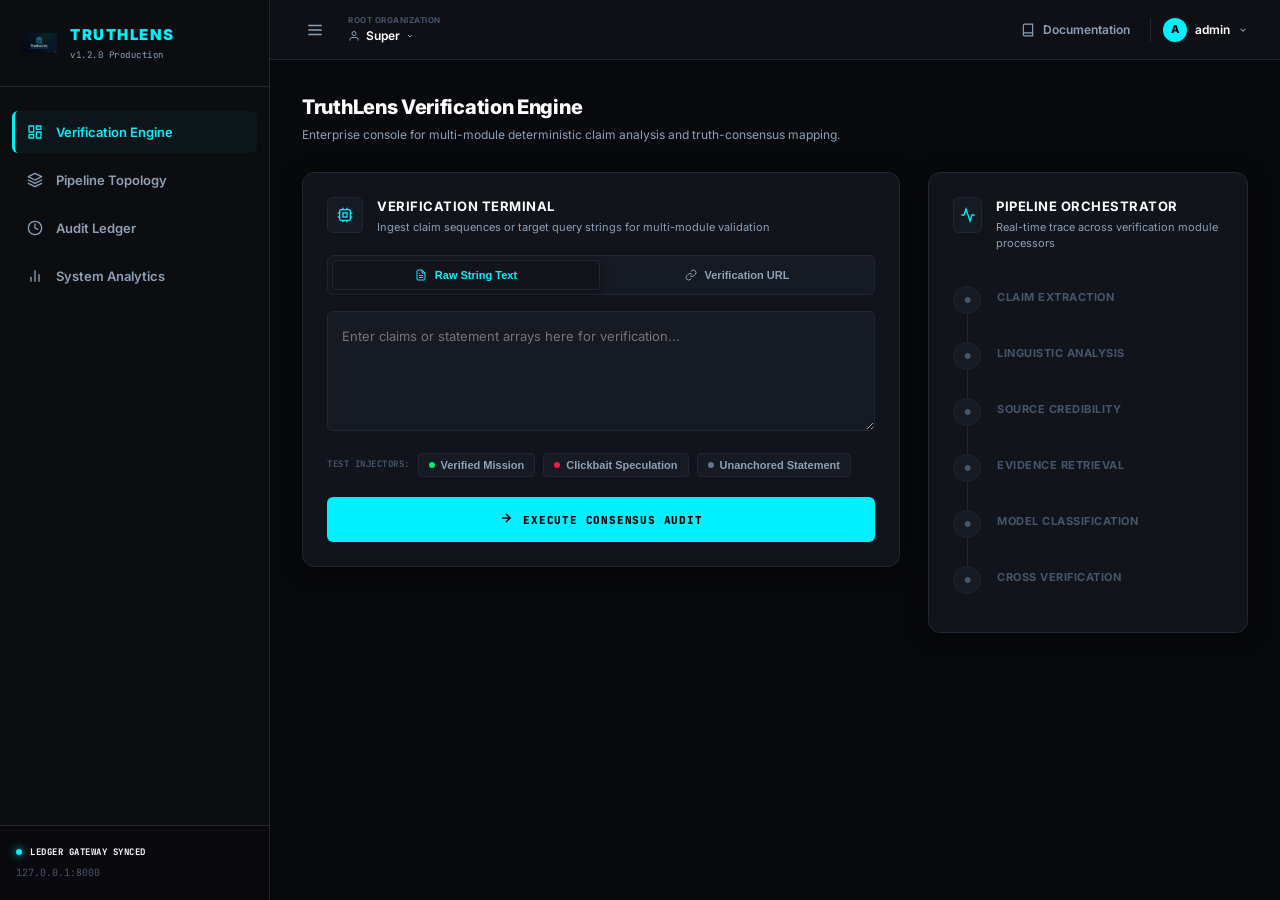
<file: frontend/index.html>
<!DOCTYPE html>
<html lang="en">
<head>
  <meta charset="UTF-8" />
  <meta name="viewport" content="width=device-width, initial-scale=1.0"/>
  <title>TRUTHLENS</title>
  <link href="https://fonts.googleapis.com/css2?family=Inter:wght@400;500;600;700;800&family=JetBrains+Mono:wght@400;600;700&display=swap" rel="stylesheet"/>
  <link rel="stylesheet" href="style.css"/>
</head>
<body>

  <div class="app-container">

    <!-- SIDEBAR SHELL -->
    <aside class="sidebar">
      <div class="sidebar-brand">
        <div class="brand-icon" style="padding: 0; overflow: hidden; background: transparent; border: none; box-shadow: none;">
          <img src="logo.png" alt="TRUTHLENS Logo" style="width: 36px; height: 36px; object-fit: contain; border-radius: var(--radius-element);"/>
        </div>
        <div class="brand-text-wrapper">
          <div class="brand-title"><span class="brand-accent">TRUTHLENS</span></div>
          <div class="brand-version">v1.2.0 Production</div>
        </div>
      </div>

      <nav class="sidebar-menu">
        <button class="menu-item active" id="navDashboard" data-tab="dashboard">
          <span class="menu-icon">
            <svg width="16" height="16" viewBox="0 0 24 24" fill="none" stroke="currentColor" stroke-width="2" stroke-linecap="round" stroke-linejoin="round">
              <rect x="3" y="3" width="7" height="9"></rect>
              <rect x="14" y="3" width="7" height="5"></rect>
              <rect x="14" y="12" width="7" height="9"></rect>
              <rect x="3" y="16" width="7" height="5"></rect>
            </svg>
          </span>
          <span class="menu-text">Verification Engine</span>
        </button>
        <button class="menu-item" id="navTopology" data-tab="topology">
          <span class="menu-icon">
            <svg width="16" height="16" viewBox="0 0 24 24" fill="none" stroke="currentColor" stroke-width="2" stroke-linecap="round" stroke-linejoin="round">
              <polygon points="12 2 2 7 12 12 22 7 12 2"></polygon>
              <polyline points="2 17 12 22 22 17"></polyline>
              <polyline points="2 12 12 17 22 12"></polyline>
            </svg>
          </span>
          <span class="menu-text">Pipeline Topology</span>
        </button>
        <button class="menu-item" id="navLedger" data-tab="ledger">
          <span class="menu-icon">
            <svg width="16" height="16" viewBox="0 0 24 24" fill="none" stroke="currentColor" stroke-width="2" stroke-linecap="round" stroke-linejoin="round">
              <circle cx="12" cy="12" r="10"></circle>
              <polyline points="12 6 12 12 16 14"></polyline>
            </svg>
          </span>
          <span class="menu-text">Audit Ledger</span>
        </button>
        <button class="menu-item" id="navAnalytics" data-tab="analytics">
          <span class="menu-icon">
            <svg width="16" height="16" viewBox="0 0 24 24" fill="none" stroke="currentColor" stroke-width="2" stroke-linecap="round" stroke-linejoin="round">
              <line x1="18" y1="20" x2="18" y2="10"></line>
              <line x1="12" y1="20" x2="12" y2="4"></line>
              <line x1="6" y1="20" x2="6" y2="14"></line>
            </svg>
          </span>
          <span class="menu-text">System Analytics</span>
        </button>
      </nav>

      <div class="sidebar-footer">
        <div class="sys-status">
          <div class="status-indicator">
            <span class="pulse-dot-cyan"></span>
            <span class="status-lbl">LEDGER GATEWAY SYNCED</span>
          </div>
          <div class="sys-meta">127.0.0.1:8000</div>
        </div>
      </div>
    </aside>

    <!-- MAIN CONSOLE WORKSPACE -->
    <div class="main-workspace">

      <!-- TOP HEADER BAR -->
      <header class="top-bar">
        <div class="top-bar-left">
          <button class="hamburger-btn">
            <svg width="18" height="18" viewBox="0 0 24 24" fill="none" stroke="currentColor" stroke-width="2"><line x1="3" y1="12" x2="21" y2="12"></line><line x1="3" y1="6" x2="21" y2="6"></line><line x1="3" y1="18" x2="21" y2="18"></line></svg>
          </button>
          <div class="org-switcher">
            <span class="org-label">Root Organization</span>
            <div class="org-select-box">
              <svg class="org-icon" width="12" height="12" viewBox="0 0 24 24" fill="none" stroke="currentColor" stroke-width="2"><path d="M20 21v-2a4 4 0 0 0-4-4H8a4 4 0 0 0-4 4v2"></path><circle cx="12" cy="7" r="4"></circle></svg>
              <span class="org-name">Super</span>
              <svg width="8" height="8" viewBox="0 0 24 24" fill="none" stroke="currentColor" stroke-width="3"><polyline points="6 9 12 15 18 9"></polyline></svg>
            </div>
          </div>
        </div>
        <div class="top-bar-right">
          <a href="#" class="docs-link">
            <svg width="14" height="14" viewBox="0 0 24 24" fill="none" stroke="currentColor" stroke-width="2"><path d="M4 19.5A2.5 2.5 0 0 1 6.5 17H20"></path><path d="M6.5 2H20v20H6.5A2.5 2.5 0 0 1 4 19.5v-15A2.5 2.5 0 0 1 6.5 2z"></path></svg>
            <span>Documentation</span>
          </a>
          <div class="user-profile">
            <div class="user-badge">A</div>
            <span class="user-name">admin</span>
            <svg width="10" height="10" viewBox="0 0 24 24" fill="none" stroke="currentColor" stroke-width="2.5"><polyline points="6 9 12 15 18 9"></polyline></svg>
          </div>
        </div>
      </header>

      <!-- SYSTEM ALERTS HUB -->
      <div class="system-alerts-hub">
        <div id="errorBanner" class="error-toast hidden">
          <span class="toast-icon">
            <svg width="14" height="14" viewBox="0 0 24 24" fill="none" stroke="currentColor" stroke-width="2"><path d="M10.29 3.86L1.82 18a2 2 0 0 0 1.71 3h16.94a2 2 0 0 0 1.71-3L13.71 3.86a2 2 0 0 0-3.42 0z"></path><line x1="12" y1="9" x2="12" y2="13"></line><line x1="12" y1="17" x2="12.01" y2="17"></line></svg>
          </span>
          <span id="errorMsg" class="toast-text"></span>
          <button id="closeErrorBtn" class="toast-close">✕</button>
        </div>
      </div>

      <!-- WORKSPACE SCROLLABLE CONTENT -->
      <div class="workspace-content">
        <div class="workspace-header-section">
          <h1 class="page-title-main" id="pageTitle">TruthLens Verification Engine</h1>
          <p class="page-subtitle-main">Enterprise console for multi-module deterministic claim analysis and truth-consensus mapping.</p>
        </div>

        <!-- TAB CONTENT: DASHBOARD -->
        <section id="tabContentDashboard" class="tab-view fade-in">
          <div class="workspace-grid">
            
            <div class="w-col-left">
              <!-- Ingestion Terminal Card -->
              <div class="console-card">
                <div class="card-lead">
                  <div class="lead-icon">
                    <svg width="16" height="16" viewBox="0 0 24 24" fill="none" stroke="currentColor" stroke-width="2"><rect x="4" y="4" width="16" height="16" rx="2" ry="2"></rect><rect x="9" y="9" width="6" height="6"></rect><line x1="9" y1="1" x2="9" y2="4"></line><line x1="15" y1="1" x2="15" y2="4"></line><line x1="9" y1="20" x2="9" y2="23"></line><line x1="15" y1="20" x2="15" y2="23"></line><line x1="20" y1="9" x2="23" y2="9"></line><line x1="20" y1="15" x2="23" y2="15"></line><line x1="1" y1="9" x2="4" y2="9"></line><line x1="1" y1="15" x2="4" y2="15"></line></svg>
                  </div>
                  <div>
                    <h3>Verification Terminal</h3>
                    <p class="lead-sub">Ingest claim sequences or target query strings for multi-module validation</p>
                  </div>
                </div>

                <div class="terminal-modes">
                  <button class="mode-toggle active" id="modeBtnText">
                    <svg width="12" height="12" viewBox="0 0 24 24" fill="none" stroke="currentColor" stroke-width="2"><path d="M14 2H6a2 2 0 0 0-2 2v16a2 2 0 0 0 2 2h12a2 2 0 0 0 2-2V8z"></path><polyline points="14 2 14 8 20 8"></polyline><line x1="16" y1="13" x2="8" y2="13"></line><line x1="16" y1="17" x2="8" y2="17"></line><polyline points="10 9 9 9 8 9"></polyline></svg>
                    <span>Raw String Text</span>
                  </button>
                  <button class="mode-toggle" id="modeBtnUrl">
                    <svg width="12" height="12" viewBox="0 0 24 24" fill="none" stroke="currentColor" stroke-width="2"><path d="M10 13a5 5 0 0 0 7.54.54l3-3a5 5 0 0 0-7.07-7.07l-1.72 1.71"></path><path d="M14 11a5 5 0 0 0-7.54-.54l-3 3a5 5 0 0 0 7.07 7.07l1.71-1.71"></path></svg>
                    <span>Verification URL</span>
                  </button>
                </div>

                <div class="terminal-body">
                  <textarea id="newsInput" class="terminal-textarea" placeholder="Enter claims or statement arrays here for verification..."></textarea>
                  <input id="urlInput" class="terminal-input hidden" type="url" placeholder="https://domain-name.com/target-ledger-item"/>
                </div>

                <div class="quick-samples">
                  <span class="sample-title">TEST INJECTORS:</span>
                  <button class="chip-btn" id="sampleRealBtn">
                    <span class="dot-indicator-success"></span> Verified Mission
                  </button>
                  <button class="chip-btn" id="sampleFakeBtn">
                    <span class="dot-indicator-danger"></span> Clickbait Speculation
                  </button>
                  <button class="chip-btn" id="sampleNeutralBtn">
                    <span class="dot-indicator-muted"></span> Unanchored Statement
                  </button>
                </div>

                <button id="analyzeBtn" class="primary-dispatch-btn">
                  <span id="btnIcon" class="dispatch-icon">
                    <svg width="14" height="14" viewBox="0 0 24 24" fill="none" stroke="currentColor" stroke-width="2.5"><line x1="5" y1="12" x2="19" y2="12"></line><polyline points="12 5 19 12 12 19"></polyline></svg>
                  </span>
                  <span id="btnText">EXECUTE CONSENSUS AUDIT</span>
                </button>
              </div>

              <!-- Verdict Banner Card -->
              <div id="verdictPanel" class="console-card verdict-card-base hidden">
                <div class="verdict-banner-inner">
                  <div class="verdict-main-meta">
                    <span class="verdict-badge-lbl">Consensus Consensus State</span>
                    <h2 id="verdictText" class="verdict-headline">UNVERIFIED</h2>
                    <p id="verdictExplanation" class="verdict-summary"></p>
                  </div>

                  <div class="dial-container">
                    <svg class="dial-svg">
                      <circle class="dial-track" cx="45" cy="45" r="36"></circle>
                      <circle class="dial-fill" id="ringFill" cx="45" cy="45" r="36" stroke-dasharray="226.2" stroke-dashoffset="226.2"></circle>
                    </svg>
                    <div class="dial-center-text">
                      <span id="confidencePct">0%</span>
                      <label>CONFIDENCE</label>
                    </div>
                  </div>
                </div>

                <div id="kgBadge" class="kg-verification-badge hidden">
                  <span class="kg-badge-icon">
                    <svg width="12" height="12" viewBox="0 0 24 24" fill="none" stroke="currentColor" stroke-width="2.5"><path d="M22 11.08V12a10 10 0 1 1-5.93-9.14"></path><polyline points="22 4 12 14.01 9 11.01"></polyline></svg>
                  </span>
                  <span id="kgText">Anchored to Ground-Truth Verification Ledger</span>
                </div>
              </div>

              <!-- Verification Modules Grid -->
              <div id="modulesPanel" class="hidden">
                <div class="panel-section-header">VERIFICATION MODULE CONSENSUS OUTPUTS</div>
                <div class="agent-matrix" id="modulesGrid"></div>
              </div>
            </div>

            <!-- Right Column Stepper -->
            <div class="w-col-right">
              <div class="console-card">
                <div class="card-lead">
                  <div class="lead-icon">
                    <svg width="16" height="16" viewBox="0 0 24 24" fill="none" stroke="currentColor" stroke-width="2"><polyline points="22 12 18 12 15 21 9 3 6 12 2 12"></polyline></svg>
                  </div>
                  <div>
                    <h3>Pipeline Orchestrator</h3>
                    <p class="lead-sub">Real-time trace across verification module processors</p>
                  </div>
                </div>
                <div class="stepper-track" id="stepper"></div>
              </div>
            </div>

          </div>
        </section>

        <!-- TAB CONTENT: PIPELINE TOPOLOGY -->
        <section id="tabContentTopology" class="tab-view hidden fade-in">
          <div class="console-card">
            <div class="card-lead">
              <div class="lead-icon">
                <svg width="16" height="16" viewBox="0 0 24 24" fill="none" stroke="currentColor" stroke-width="2"><polygon points="12 2 2 7 12 12 22 7 12 2"></polygon><polyline points="2 17 12 22 22 17"></polyline><polyline points="2 12 12 17 22 12"></polyline></svg>
              </div>
              <div>
                <h3>Consensus Engine Architecture Diagram</h3>
                <p class="lead-sub">Pipeline topography and override resolution flow patterns</p>
              </div>
            </div>
            
            <div class="architecture-flowchart">
              <div class="flow-node">UI Ingestion Layer</div>
              <div class="flow-arrow">
                <svg width="16" height="16" viewBox="0 0 24 24" fill="none" stroke="currentColor" stroke-width="2"><line x1="12" y1="5" x2="12" y2="19"></line><polyline points="19 12 12 19 5 12"></polyline></svg>
              </div>
              <div class="flow-node highlight">FastAPI Gateway Router</div>
              <div class="flow-arrow">
                <svg width="16" height="16" viewBox="0 0 24 24" fill="none" stroke="currentColor" stroke-width="2"><line x1="12" y1="5" x2="12" y2="19"></line><polyline points="19 12 12 19 5 12"></polyline></svg>
              </div>
              
              <div class="flow-cluster-container">
                <div class="flow-cluster-label">Parallel Validation Engines</div>
                <div class="flow-cluster">
                  <div class="cluster-node">
                    <span class="node-num">1</span>
                    <strong>Claim Extraction</strong>
                    <p>Regex tokenizer matches entity pairs.</p>
                  </div>
                  <div class="cluster-node">
                    <span class="node-num">2</span>
                    <strong>Linguistic Analyser</strong>
                    <p>Scores clickbait density & vocabulary filters.</p>
                  </div>
                  <div class="cluster-node">
                    <span class="node-num">3</span>
                    <strong>Source Credibility</strong>
                    <p>Audits entity credibility thresholds.</p>
                  </div>
                  <div class="cluster-node">
                    <span class="node-num">4</span>
                    <strong>Ledger Retrieval</strong>
                    <p>Scans database ledger query anchors.</p>
                  </div>
                  <div class="cluster-node">
                    <span class="node-num">5</span>
                    <strong>Model Classification</strong>
                    <p>Runs logistic classification matrices.</p>
                  </div>
                </div>
              </div>

              <div class="flow-arrow">
                <svg width="16" height="16" viewBox="0 0 24 24" fill="none" stroke="currentColor" stroke-width="2"><line x1="12" y1="5" x2="12" y2="19"></line><polyline points="19 12 12 19 5 12"></polyline></svg>
              </div>
              <div class="flow-node highlight">Cross Verification Module (Consensus Engine)</div>
              <div class="flow-arrow">
                <svg width="16" height="16" viewBox="0 0 24 24" fill="none" stroke="currentColor" stroke-width="2"><line x1="12" y1="5" x2="12" y2="19"></line><polyline points="19 12 12 19 5 12"></polyline></svg>
              </div>
              <div class="flow-node verdict-output">Consensus Final Verdict</div>
            </div>

            <div class="consensus-rules-card" style="margin-top: 30px;">
              <h4 style="color:#ffffff; font-size:13px; font-weight:700; margin-bottom:12px;">Consensus Logic Parameters:</h4>
              <ul class="rules-list" style="list-style:none; display:flex; flex-direction:column; gap:10px; font-size:12px; color:var(--text-muted);">
                <li style="display:flex; align-items:start; gap:10px;"><span style="color:var(--brand-accent); font-weight:700;">Rule 01:</span> If Linguistic Analysis detects sensationalism above threshold, override to FAKE.</li>
                <li style="display:flex; align-items:start; gap:10px;"><span style="color:var(--brand-accent); font-weight:700;">Rule 02:</span> If Ledger Retrieval fetches positive fact-evidence match, override to REAL.</li>
                <li style="display:flex; align-items:start; gap:10px;"><span style="color:var(--brand-accent); font-weight:700;">Rule 03:</span> If neither is triggered, consensus defers strictly to Classification Model output.</li>
              </ul>
            </div>
          </div>
        </section>

        <!-- TAB CONTENT: AUDIT LEDGER -->
        <section id="tabContentLedger" class="tab-view hidden fade-in">
          <div class="console-card">
            <div class="card-lead">
              <div class="lead-icon">
                <svg width="16" height="16" viewBox="0 0 24 24" fill="none" stroke="currentColor" stroke-width="2"><circle cx="12" cy="12" r="10"></circle><polyline points="12 6 12 12 16 14"></polyline></svg>
              </div>
              <div>
                <h3>Recent Verification Queries</h3>
                <p class="lead-sub">Local historical ledger registry. Select any transaction row to load back into the verification terminal.</p>
              </div>
            </div>
            
            <div class="table-container">
              <table class="enterprise-table">
                <thead>
                  <tr>
                    <th>Claim Statement Input</th>
                    <th style="width:140px;">Verdict</th>
                    <th style="width:160px; text-align:right;">Timestamp</th>
                  </tr>
                </thead>
                <tbody id="historyTableBody">
                  <!-- Javascript rendered rows -->
                </tbody>
              </table>
            </div>
          </div>
        </section>

        <!-- TAB CONTENT: SYSTEM ANALYTICS -->
        <section id="tabContentAnalytics" class="tab-view hidden fade-in">
          <div class="metrics-dashboard-grid" id="analyticsMetricsContainer">
            <!-- Rendered by ui.js -->
          </div>
        </section>

      </div>

    </div>

  </div>

  <script type="module" src="src/main.js"></script>
</body>
</html>
</file>
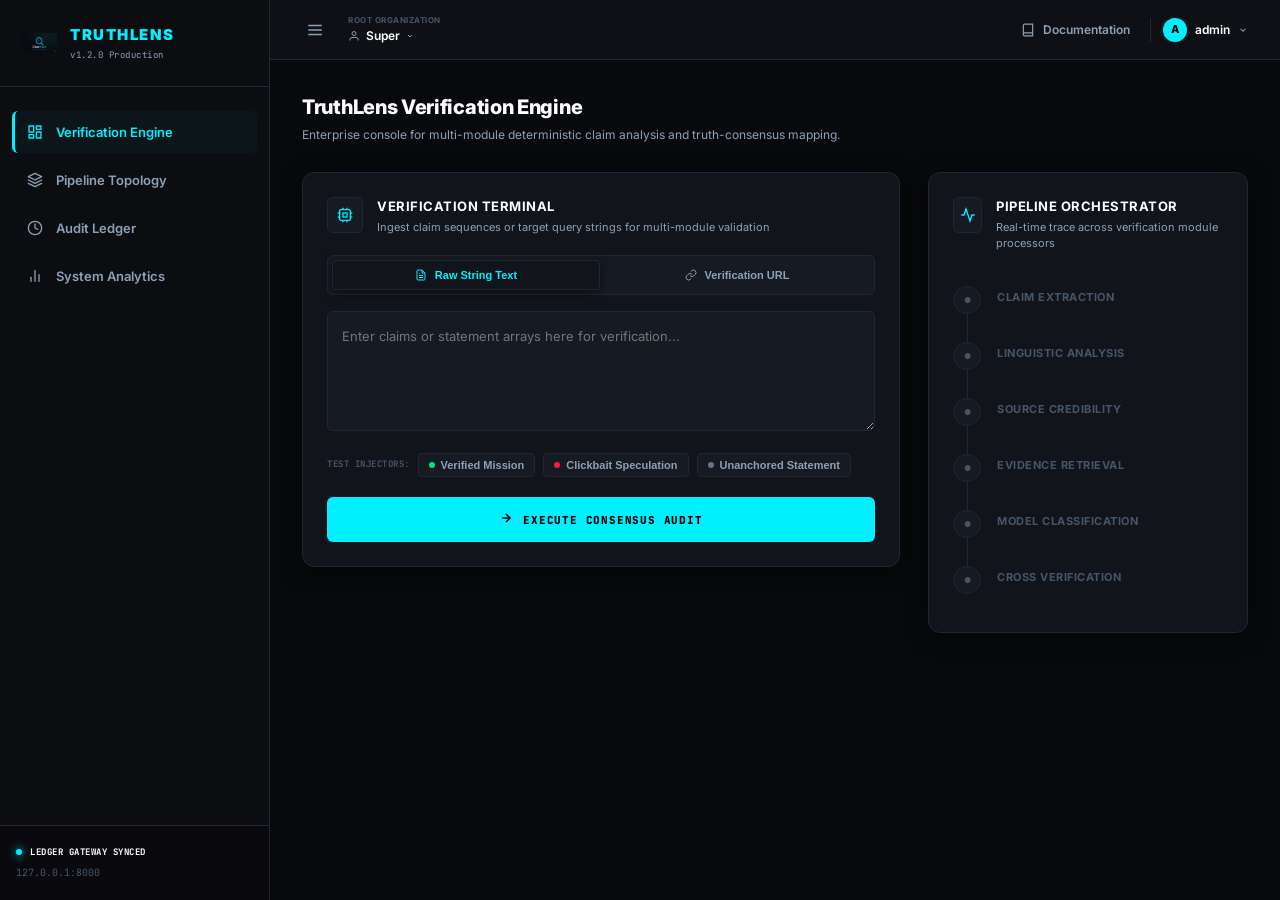
<file: Downloads/FakeNewsAI-NEW-main/FakeNewsAI-NEW-main/frontend/index.html>
<!DOCTYPE html>
<html lang="en">
<head>
  <meta charset="UTF-8" />
  <meta name="viewport" content="width=device-width, initial-scale=1.0"/>
  <title>CLEARFACT</title>
  <link href="https://fonts.googleapis.com/css2?family=Inter:wght@400;500;600;700;800&family=JetBrains+Mono:wght@400;600;700&display=swap" rel="stylesheet"/>
  <link rel="stylesheet" href="style.css"/>
</head>
<body>

  <div class="app-container">

    <!-- SIDEBAR SHELL -->
    <aside class="sidebar">
      <div class="sidebar-brand">
        <div class="brand-icon" style="padding: 0; overflow: hidden; background: transparent; border: none; box-shadow: none;">
          <img src="logo.png" alt="TRUTHLENS Logo" style="width: 36px; height: 36px; object-fit: contain; border-radius: var(--radius-element);"/>
        </div>
        <div class="brand-text-wrapper">
          <div class="brand-title"><span class="brand-accent">TRUTHLENS</span></div>
          <div class="brand-version">v1.2.0 Production</div>
        </div>
      </div>

      <nav class="sidebar-menu">
        <button class="menu-item active" id="navDashboard" data-tab="dashboard">
          <span class="menu-icon">
            <svg width="16" height="16" viewBox="0 0 24 24" fill="none" stroke="currentColor" stroke-width="2" stroke-linecap="round" stroke-linejoin="round">
              <rect x="3" y="3" width="7" height="9"></rect>
              <rect x="14" y="3" width="7" height="5"></rect>
              <rect x="14" y="12" width="7" height="9"></rect>
              <rect x="3" y="16" width="7" height="5"></rect>
            </svg>
          </span>
          <span class="menu-text">Verification Engine</span>
        </button>
        <button class="menu-item" id="navTopology" data-tab="topology">
          <span class="menu-icon">
            <svg width="16" height="16" viewBox="0 0 24 24" fill="none" stroke="currentColor" stroke-width="2" stroke-linecap="round" stroke-linejoin="round">
              <polygon points="12 2 2 7 12 12 22 7 12 2"></polygon>
              <polyline points="2 17 12 22 22 17"></polyline>
              <polyline points="2 12 12 17 22 12"></polyline>
            </svg>
          </span>
          <span class="menu-text">Pipeline Topology</span>
        </button>
        <button class="menu-item" id="navLedger" data-tab="ledger">
          <span class="menu-icon">
            <svg width="16" height="16" viewBox="0 0 24 24" fill="none" stroke="currentColor" stroke-width="2" stroke-linecap="round" stroke-linejoin="round">
              <circle cx="12" cy="12" r="10"></circle>
              <polyline points="12 6 12 12 16 14"></polyline>
            </svg>
          </span>
          <span class="menu-text">Audit Ledger</span>
        </button>
        <button class="menu-item" id="navAnalytics" data-tab="analytics">
          <span class="menu-icon">
            <svg width="16" height="16" viewBox="0 0 24 24" fill="none" stroke="currentColor" stroke-width="2" stroke-linecap="round" stroke-linejoin="round">
              <line x1="18" y1="20" x2="18" y2="10"></line>
              <line x1="12" y1="20" x2="12" y2="4"></line>
              <line x1="6" y1="20" x2="6" y2="14"></line>
            </svg>
          </span>
          <span class="menu-text">System Analytics</span>
        </button>
      </nav>

      <div class="sidebar-footer">
        <div class="sys-status">
          <div class="status-indicator">
            <span class="pulse-dot-cyan"></span>
            <span class="status-lbl">LEDGER GATEWAY SYNCED</span>
          </div>
          <div class="sys-meta">127.0.0.1:8000</div>
        </div>
      </div>
    </aside>

    <!-- MAIN CONSOLE WORKSPACE -->
    <div class="main-workspace">

      <!-- TOP HEADER BAR -->
      <header class="top-bar">
        <div class="top-bar-left">
          <button class="hamburger-btn">
            <svg width="18" height="18" viewBox="0 0 24 24" fill="none" stroke="currentColor" stroke-width="2"><line x1="3" y1="12" x2="21" y2="12"></line><line x1="3" y1="6" x2="21" y2="6"></line><line x1="3" y1="18" x2="21" y2="18"></line></svg>
          </button>
          <div class="org-switcher">
            <span class="org-label">Root Organization</span>
            <div class="org-select-box">
              <svg class="org-icon" width="12" height="12" viewBox="0 0 24 24" fill="none" stroke="currentColor" stroke-width="2"><path d="M20 21v-2a4 4 0 0 0-4-4H8a4 4 0 0 0-4 4v2"></path><circle cx="12" cy="7" r="4"></circle></svg>
              <span class="org-name">Super</span>
              <svg width="8" height="8" viewBox="0 0 24 24" fill="none" stroke="currentColor" stroke-width="3"><polyline points="6 9 12 15 18 9"></polyline></svg>
            </div>
          </div>
        </div>
        <div class="top-bar-right">
          <a href="#" class="docs-link">
            <svg width="14" height="14" viewBox="0 0 24 24" fill="none" stroke="currentColor" stroke-width="2"><path d="M4 19.5A2.5 2.5 0 0 1 6.5 17H20"></path><path d="M6.5 2H20v20H6.5A2.5 2.5 0 0 1 4 19.5v-15A2.5 2.5 0 0 1 6.5 2z"></path></svg>
            <span>Documentation</span>
          </a>
          <div class="user-profile">
            <div class="user-badge">A</div>
            <span class="user-name">admin</span>
            <svg width="10" height="10" viewBox="0 0 24 24" fill="none" stroke="currentColor" stroke-width="2.5"><polyline points="6 9 12 15 18 9"></polyline></svg>
          </div>
        </div>
      </header>

      <!-- SYSTEM ALERTS HUB -->
      <div class="system-alerts-hub">
        <div id="errorBanner" class="error-toast hidden">
          <span class="toast-icon">
            <svg width="14" height="14" viewBox="0 0 24 24" fill="none" stroke="currentColor" stroke-width="2"><path d="M10.29 3.86L1.82 18a2 2 0 0 0 1.71 3h16.94a2 2 0 0 0 1.71-3L13.71 3.86a2 2 0 0 0-3.42 0z"></path><line x1="12" y1="9" x2="12" y2="13"></line><line x1="12" y1="17" x2="12.01" y2="17"></line></svg>
          </span>
          <span id="errorMsg" class="toast-text"></span>
          <button id="closeErrorBtn" class="toast-close">✕</button>
        </div>
      </div>

      <!-- WORKSPACE SCROLLABLE CONTENT -->
      <div class="workspace-content">
        <div class="workspace-header-section">
          <h1 class="page-title-main" id="pageTitle">TruthLens Verification Engine</h1>
          <p class="page-subtitle-main">Enterprise console for multi-module deterministic claim analysis and truth-consensus mapping.</p>
        </div>

        <!-- TAB CONTENT: DASHBOARD -->
        <section id="tabContentDashboard" class="tab-view fade-in">
          <div class="workspace-grid">
            
            <div class="w-col-left">
              <!-- Ingestion Terminal Card -->
              <div class="console-card">
                <div class="card-lead">
                  <div class="lead-icon">
                    <svg width="16" height="16" viewBox="0 0 24 24" fill="none" stroke="currentColor" stroke-width="2"><rect x="4" y="4" width="16" height="16" rx="2" ry="2"></rect><rect x="9" y="9" width="6" height="6"></rect><line x1="9" y1="1" x2="9" y2="4"></line><line x1="15" y1="1" x2="15" y2="4"></line><line x1="9" y1="20" x2="9" y2="23"></line><line x1="15" y1="20" x2="15" y2="23"></line><line x1="20" y1="9" x2="23" y2="9"></line><line x1="20" y1="15" x2="23" y2="15"></line><line x1="1" y1="9" x2="4" y2="9"></line><line x1="1" y1="15" x2="4" y2="15"></line></svg>
                  </div>
                  <div>
                    <h3>Verification Terminal</h3>
                    <p class="lead-sub">Ingest claim sequences or target query strings for multi-module validation</p>
                  </div>
                </div>

                <div class="terminal-modes">
                  <button class="mode-toggle active" id="modeBtnText">
                    <svg width="12" height="12" viewBox="0 0 24 24" fill="none" stroke="currentColor" stroke-width="2"><path d="M14 2H6a2 2 0 0 0-2 2v16a2 2 0 0 0 2 2h12a2 2 0 0 0 2-2V8z"></path><polyline points="14 2 14 8 20 8"></polyline><line x1="16" y1="13" x2="8" y2="13"></line><line x1="16" y1="17" x2="8" y2="17"></line><polyline points="10 9 9 9 8 9"></polyline></svg>
                    <span>Raw String Text</span>
                  </button>
                  <button class="mode-toggle" id="modeBtnUrl">
                    <svg width="12" height="12" viewBox="0 0 24 24" fill="none" stroke="currentColor" stroke-width="2"><path d="M10 13a5 5 0 0 0 7.54.54l3-3a5 5 0 0 0-7.07-7.07l-1.72 1.71"></path><path d="M14 11a5 5 0 0 0-7.54-.54l-3 3a5 5 0 0 0 7.07 7.07l1.71-1.71"></path></svg>
                    <span>Verification URL</span>
                  </button>
                </div>

                <div class="terminal-body">
                  <textarea id="newsInput" class="terminal-textarea" placeholder="Enter claims or statement arrays here for verification..."></textarea>
                  <input id="urlInput" class="terminal-input hidden" type="url" placeholder="https://domain-name.com/target-ledger-item"/>
                </div>

                <div class="quick-samples">
                  <span class="sample-title">TEST INJECTORS:</span>
                  <button class="chip-btn" id="sampleRealBtn">
                    <span class="dot-indicator-success"></span> Verified Mission
                  </button>
                  <button class="chip-btn" id="sampleFakeBtn">
                    <span class="dot-indicator-danger"></span> Clickbait Speculation
                  </button>
                  <button class="chip-btn" id="sampleNeutralBtn">
                    <span class="dot-indicator-muted"></span> Unanchored Statement
                  </button>
                </div>

                <button id="analyzeBtn" class="primary-dispatch-btn">
                  <span id="btnIcon" class="dispatch-icon">
                    <svg width="14" height="14" viewBox="0 0 24 24" fill="none" stroke="currentColor" stroke-width="2.5"><line x1="5" y1="12" x2="19" y2="12"></line><polyline points="12 5 19 12 12 19"></polyline></svg>
                  </span>
                  <span id="btnText">EXECUTE CONSENSUS AUDIT</span>
                </button>
              </div>

              <!-- Verdict Banner Card -->
              <div id="verdictPanel" class="console-card verdict-card-base hidden">
                <div class="verdict-banner-inner">
                  <div class="verdict-main-meta">
                    <span class="verdict-badge-lbl">Consensus Consensus State</span>
                    <h2 id="verdictText" class="verdict-headline">UNVERIFIED</h2>
                    <p id="verdictExplanation" class="verdict-summary"></p>
                  </div>

                  <div class="dial-container">
                    <svg class="dial-svg">
                      <circle class="dial-track" cx="45" cy="45" r="36"></circle>
                      <circle class="dial-fill" id="ringFill" cx="45" cy="45" r="36" stroke-dasharray="226.2" stroke-dashoffset="226.2"></circle>
                    </svg>
                    <div class="dial-center-text">
                      <span id="confidencePct">0%</span>
                      <label>CONFIDENCE</label>
                    </div>
                  </div>
                </div>

                <div id="kgBadge" class="kg-verification-badge hidden">
                  <span class="kg-badge-icon">
                    <svg width="12" height="12" viewBox="0 0 24 24" fill="none" stroke="currentColor" stroke-width="2.5"><path d="M22 11.08V12a10 10 0 1 1-5.93-9.14"></path><polyline points="22 4 12 14.01 9 11.01"></polyline></svg>
                  </span>
                  <span id="kgText">Anchored to Ground-Truth Verification Ledger</span>
                </div>
              </div>

              <!-- Verification Modules Grid -->
              <div id="modulesPanel" class="hidden">
                <div class="panel-section-header">VERIFICATION MODULE CONSENSUS OUTPUTS</div>
                <div class="agent-matrix" id="modulesGrid"></div>
              </div>
            </div>

            <!-- Right Column Stepper -->
            <div class="w-col-right">
              <div class="console-card">
                <div class="card-lead">
                  <div class="lead-icon">
                    <svg width="16" height="16" viewBox="0 0 24 24" fill="none" stroke="currentColor" stroke-width="2"><polyline points="22 12 18 12 15 21 9 3 6 12 2 12"></polyline></svg>
                  </div>
                  <div>
                    <h3>Pipeline Orchestrator</h3>
                    <p class="lead-sub">Real-time trace across verification module processors</p>
                  </div>
                </div>
                <div class="stepper-track" id="stepper"></div>
              </div>
            </div>

          </div>
        </section>

        <!-- TAB CONTENT: PIPELINE TOPOLOGY -->
        <section id="tabContentTopology" class="tab-view hidden fade-in">
          <div class="console-card">
            <div class="card-lead">
              <div class="lead-icon">
                <svg width="16" height="16" viewBox="0 0 24 24" fill="none" stroke="currentColor" stroke-width="2"><polygon points="12 2 2 7 12 12 22 7 12 2"></polygon><polyline points="2 17 12 22 22 17"></polyline><polyline points="2 12 12 17 22 12"></polyline></svg>
              </div>
              <div>
                <h3>Consensus Engine Architecture Diagram</h3>
                <p class="lead-sub">Pipeline topography and override resolution flow patterns</p>
              </div>
            </div>
            
            <div class="architecture-flowchart">
              <div class="flow-node">UI Ingestion Layer</div>
              <div class="flow-arrow">
                <svg width="16" height="16" viewBox="0 0 24 24" fill="none" stroke="currentColor" stroke-width="2"><line x1="12" y1="5" x2="12" y2="19"></line><polyline points="19 12 12 19 5 12"></polyline></svg>
              </div>
              <div class="flow-node highlight">FastAPI Gateway Router</div>
              <div class="flow-arrow">
                <svg width="16" height="16" viewBox="0 0 24 24" fill="none" stroke="currentColor" stroke-width="2"><line x1="12" y1="5" x2="12" y2="19"></line><polyline points="19 12 12 19 5 12"></polyline></svg>
              </div>
              
              <div class="flow-cluster-container">
                <div class="flow-cluster-label">Parallel Validation Engines</div>
                <div class="flow-cluster">
                  <div class="cluster-node">
                    <span class="node-num">1</span>
                    <strong>Claim Extraction</strong>
                    <p>Regex tokenizer matches entity pairs.</p>
                  </div>
                  <div class="cluster-node">
                    <span class="node-num">2</span>
                    <strong>Linguistic Analyser</strong>
                    <p>Scores clickbait density & vocabulary filters.</p>
                  </div>
                  <div class="cluster-node">
                    <span class="node-num">3</span>
                    <strong>Source Credibility</strong>
                    <p>Audits entity credibility thresholds.</p>
                  </div>
                  <div class="cluster-node">
                    <span class="node-num">4</span>
                    <strong>Ledger Retrieval</strong>
                    <p>Scans database ledger query anchors.</p>
                  </div>
                  <div class="cluster-node">
                    <span class="node-num">5</span>
                    <strong>Model Classification</strong>
                    <p>Runs logistic classification matrices.</p>
                  </div>
                </div>
              </div>

              <div class="flow-arrow">
                <svg width="16" height="16" viewBox="0 0 24 24" fill="none" stroke="currentColor" stroke-width="2"><line x1="12" y1="5" x2="12" y2="19"></line><polyline points="19 12 12 19 5 12"></polyline></svg>
              </div>
              <div class="flow-node highlight">Cross Verification Module (Consensus Engine)</div>
              <div class="flow-arrow">
                <svg width="16" height="16" viewBox="0 0 24 24" fill="none" stroke="currentColor" stroke-width="2"><line x1="12" y1="5" x2="12" y2="19"></line><polyline points="19 12 12 19 5 12"></polyline></svg>
              </div>
              <div class="flow-node verdict-output">Consensus Final Verdict</div>
            </div>

            <div class="consensus-rules-card" style="margin-top: 30px;">
              <h4 style="color:#ffffff; font-size:13px; font-weight:700; margin-bottom:12px;">Consensus Logic Parameters:</h4>
              <ul class="rules-list" style="list-style:none; display:flex; flex-direction:column; gap:10px; font-size:12px; color:var(--text-muted);">
                <li style="display:flex; align-items:start; gap:10px;"><span style="color:var(--brand-accent); font-weight:700;">Rule 01:</span> If Linguistic Analysis detects sensationalism above threshold, override to FAKE.</li>
                <li style="display:flex; align-items:start; gap:10px;"><span style="color:var(--brand-accent); font-weight:700;">Rule 02:</span> If Ledger Retrieval fetches positive fact-evidence match, override to REAL.</li>
                <li style="display:flex; align-items:start; gap:10px;"><span style="color:var(--brand-accent); font-weight:700;">Rule 03:</span> If neither is triggered, consensus defers strictly to Classification Model output.</li>
              </ul>
            </div>
          </div>
        </section>

        <!-- TAB CONTENT: AUDIT LEDGER -->
        <section id="tabContentLedger" class="tab-view hidden fade-in">
          <div class="console-card">
            <div class="card-lead">
              <div class="lead-icon">
                <svg width="16" height="16" viewBox="0 0 24 24" fill="none" stroke="currentColor" stroke-width="2"><circle cx="12" cy="12" r="10"></circle><polyline points="12 6 12 12 16 14"></polyline></svg>
              </div>
              <div>
                <h3>Recent Verification Queries</h3>
                <p class="lead-sub">Local historical ledger registry. Select any transaction row to load back into the verification terminal.</p>
              </div>
            </div>
            
            <div class="table-container">
              <table class="enterprise-table">
                <thead>
                  <tr>
                    <th>Claim Statement Input</th>
                    <th style="width:140px;">Verdict</th>
                    <th style="width:160px; text-align:right;">Timestamp</th>
                  </tr>
                </thead>
                <tbody id="historyTableBody">
                  <!-- Javascript rendered rows -->
                </tbody>
              </table>
            </div>
          </div>
        </section>

        <!-- TAB CONTENT: SYSTEM ANALYTICS -->
        <section id="tabContentAnalytics" class="tab-view hidden fade-in">
          <div class="metrics-dashboard-grid" id="analyticsMetricsContainer">
            <!-- Rendered by ui.js -->
          </div>
        </section>

      </div>

    </div>

  </div>

  <script type="module" src="src/main.js"></script>
</body>
</html>
</file>
<file: frontend/style.css>
/* ==========================================================================
   TRUTHLENS - THE DARK KNIGHT THEME SYSTEM DESIGN
   ========================================================================== */
*, *::before, *::after { box-sizing: border-box; margin: 0; padding: 0; }

:root {
  /* Dark Knight Monochromatic Slate & Glowing HUD Cyan */
  --bg-workspace:      #08090c; /* Deep gotham night slate */
  --bg-sidebar:        #0c0d11; /* Batcave shadow */
  --surface-card:      #11141b; /* Graphite armor plating */
  --surface-inner:     #161a22; /* Cold steel inner panels */
  --border-subtle:     #202633; /* Gritty steel border */
  --border-focus:      #00f0ff; /* Icy cyan HUD focus */
  
  --text-main:         #e2e8f0; /* Icy white */
  --text-muted:        #8ea0b5; /* Cold rain gray */
  --text-faint:        #475569; /* Dark slate shadow */
  
  /* Accents */
  --brand-accent:       #00f0ff; /* Electric Icy Cyan (High-Tech HUD style) */
  --brand-accent-hover: #00c8ff;
  --brand-accent-glow:  rgba(0, 240, 255, 0.08);
  --brand-steel:        #475569; /* Sleek steel gray */

  /* Verification outcomes */
  --verdict-real:       #00e676; /* Emerald ledger match */
  --verdict-fake:       #ff1744; /* Crimson clickbait trigger */
  --verdict-unverified: #64748b; /* Steel neutral gray */

  --font-sans: 'Inter', -apple-system, BlinkMacSystemFont, sans-serif;
  --font-mono: 'JetBrains Mono', monospace;
  --radius-panel: 12px;
  --radius-element: 6px;
  --shadow-subtle: 0 4px 20px rgba(0, 0, 0, 0.5);
}

body {
  font-family: var(--font-sans);
  background-color: var(--bg-workspace);
  color: var(--text-main);
  min-height: 100vh;
  overflow-x: hidden;
  line-height: 1.5;
}

/* ==========================================================================
   APP BLUEPRINT SHELL MAIN FRAME LAYOUT
   ========================================================================== */
.app-container {
  display: flex;
  min-height: 100vh;
  width: 100vw;
}

/* SIDEBAR LAYOUT CONFIG */
.sidebar {
  width: 270px;
  background-color: var(--bg-sidebar);
  border-right: 1px solid var(--border-subtle);
  display: flex;
  flex-direction: column;
  flex-shrink: 0;
  z-index: 10;
  transition: width 0.3s cubic-bezier(0.4, 0, 0.2, 1);
  overflow: hidden;
}

.sidebar.collapsed {
  width: 76px;
}

.sidebar-brand {
  padding: 24px 20px;
  display: flex;
  align-items: center;
  gap: 12px;
  border-bottom: 1px solid var(--border-subtle);
  transition: padding 0.3s ease, justify-content 0.3s ease;
}

.sidebar.collapsed .sidebar-brand {
  padding: 24px 0;
  justify-content: center;
  gap: 0;
}

.brand-icon {
  width: 38px;
  height: 38px;
  background-color: rgba(0, 240, 255, 0.05);
  border: 1.5px solid var(--brand-accent);
  border-radius: var(--radius-element);
  display: flex;
  align-items: center;
  justify-content: center;
  color: var(--brand-accent);
  box-shadow: 0 0 12px rgba(0, 240, 255, 0.15);
  transition: all 0.3s ease;
  flex-shrink: 0;
}

.brand-text-wrapper {
  display: flex;
  flex-direction: column;
  transition: opacity 0.2s ease, width 0.2s ease, visibility 0.2s;
  opacity: 1;
  width: auto;
  visibility: visible;
}

.sidebar.collapsed .brand-text-wrapper {
  opacity: 0;
  width: 0;
  height: 0;
  overflow: hidden;
  visibility: hidden;
  pointer-events: none;
}

.brand-title {
  font-weight: 900;
  font-size: 15px;
  color: #ffffff;
  letter-spacing: 1.5px;
}

.brand-accent {
  color: var(--brand-accent);
}

.brand-version {
  font-family: var(--font-mono);
  font-size: 9px;
  color: var(--text-muted);
  margin-top: 2px;
  letter-spacing: 0.5px;
}

/* NAV NAVIGATION LIST LINKS ITEMS */
.sidebar-menu {
  padding: 24px 12px;
  display: flex;
  flex-direction: column;
  gap: 6px;
  flex: 1;
  transition: padding 0.3s ease;
}

.sidebar.collapsed .sidebar-menu {
  padding: 24px 8px;
}

.menu-item {
  display: flex;
  align-items: center;
  gap: 12px;
  padding: 12px 14px;
  background: transparent;
  border: none;
  border-radius: var(--radius-element);
  color: var(--text-muted);
  font-family: var(--font-sans);
  font-size: 13px;
  font-weight: 600;
  text-align: left;
  cursor: pointer;
  transition: all 0.2s ease, padding 0.3s ease, justify-content 0.3s ease;
}

.sidebar.collapsed .menu-item {
  padding: 12px 0;
  justify-content: center;
  gap: 0;
  border-left: none;
}

.menu-item:hover {
  background-color: rgba(255, 255, 255, 0.02);
  color: #ffffff;
}

.menu-item.active {
  background-color: rgba(0, 240, 255, 0.04);
  border-left: 3px solid var(--brand-accent);
  color: var(--brand-accent);
  padding-left: 11px;
}

.sidebar.collapsed .menu-item.active {
  background-color: rgba(0, 240, 255, 0.06);
  border-left: none;
  color: var(--brand-accent);
}

.menu-icon {
  display: flex;
  align-items: center;
  justify-content: center;
  width: 18px;
  height: 18px;
  flex-shrink: 0;
}

.menu-text {
  transition: opacity 0.2s ease, width 0.2s ease, visibility 0.2s;
  opacity: 1;
  visibility: visible;
}

.sidebar.collapsed .menu-text {
  opacity: 0;
  width: 0;
  height: 0;
  overflow: hidden;
  visibility: hidden;
  pointer-events: none;
}

.sidebar-footer {
  padding: 20px 16px;
  border-top: 1px solid var(--border-subtle);
  background-color: rgba(0, 0, 0, 0.2);
  transition: padding 0.3s ease;
}

.sidebar.collapsed .sidebar-footer {
  padding: 20px 0;
  display: flex;
  justify-content: center;
}

.sys-status {
  display: flex;
  flex-direction: column;
  gap: 6px;
}

.status-indicator {
  display: flex;
  align-items: center;
  gap: 8px;
  font-family: var(--font-mono);
  font-size: 9px;
  font-weight: 700;
  color: #ffffff;
  letter-spacing: 0.5px;
}

.sys-meta {
  font-family: var(--font-mono);
  font-size: 10px;
  color: var(--text-faint);
}

.pulse-dot-cyan {
  width: 6px;
  height: 6px;
  background-color: var(--brand-accent);
  border-radius: 50%;
  box-shadow: 0 0 8px var(--brand-accent);
  animation: cyanPulse 2s infinite;
}

@keyframes cyanPulse {
  0%, 100% { opacity: 1; transform: scale(1); }
  50% { opacity: 0.4; transform: scale(0.9); }
}

/* ==========================================================================
   WORKSPACE SHELL & TOP BAR
   ========================================================================== */
.main-workspace {
  flex: 1;
  display: flex;
  flex-direction: column;
  min-width: 0;
  background-color: var(--bg-workspace);
}

.top-bar {
  height: 60px;
  border-bottom: 1px solid var(--border-subtle);
  background-color: rgba(18, 21, 28, 0.7);
  backdrop-filter: blur(12px);
  padding: 0 32px;
  display: flex;
  align-items: center;
  justify-content: space-between;
  z-index: 9;
}

.top-bar-left, .top-bar-right {
  display: flex;
  align-items: center;
  gap: 20px;
}

.hamburger-btn {
  background: transparent;
  border: none;
  color: var(--text-muted);
  cursor: pointer;
  display: flex;
  align-items: center;
  justify-content: center;
  padding: 4px;
  border-radius: 4px;
}
.hamburger-btn:hover {
  background-color: rgba(255, 255, 255, 0.02);
  color: #ffffff;
}

/* Organization Switcher */
.org-switcher {
  display: flex;
  flex-direction: column;
}
.org-label {
  font-size: 8px;
  font-weight: 700;
  text-transform: uppercase;
  color: var(--text-faint);
  letter-spacing: 0.5px;
}
.org-select-box {
  display: flex;
  align-items: center;
  gap: 6px;
  cursor: pointer;
  margin-top: 1px;
}
.org-icon {
  color: var(--brand-accent);
}
.org-name {
  font-size: 12px;
  font-weight: 600;
  color: #ffffff;
}
.org-select-box svg {
  color: var(--text-muted);
}

/* Right Header Links */
.docs-link {
  display: flex;
  align-items: center;
  gap: 8px;
  color: var(--text-muted);
  text-decoration: none;
  font-size: 12px;
  font-weight: 600;
  transition: color 0.15s;
}
.docs-link:hover {
  color: var(--brand-accent);
}

.user-profile {
  display: flex;
  align-items: center;
  gap: 8px;
  cursor: pointer;
  padding-left: 12px;
  border-left: 1px solid var(--border-subtle);
}
.user-badge {
  width: 24px;
  height: 24px;
  background-color: var(--brand-accent);
  color: #000000;
  font-size: 11px;
  font-weight: 800;
  border-radius: 50%;
  display: flex;
  align-items: center;
  justify-content: center;
  box-shadow: 0 0 6px var(--brand-accent-glow);
}
.user-name {
  font-size: 12px;
  font-weight: 600;
  color: #ffffff;
}
.user-profile svg {
  color: var(--text-muted);
}

/* workspace headings */
.workspace-content {
  padding: 32px;
  flex: 1;
  overflow-y: auto;
}

.workspace-header-section {
  margin-bottom: 28px;
}

.page-title-main {
  font-size: 20px;
  font-weight: 800;
  color: #ffffff;
  letter-spacing: -0.3px;
}

.page-subtitle-main {
  font-size: 12px;
  color: var(--text-muted);
  margin-top: 4px;
}

.workspace-grid {
  display: grid;
  grid-template-columns: 1fr 320px;
  gap: 28px;
  align-items: start;
}

@media (max-width: 1100px) {
  .workspace-grid { grid-template-columns: 1fr; }
}

.w-col-left, .w-col-right {
  display: flex;
  flex-direction: column;
  gap: 24px;
}

/* ==========================================================================
   CARDS & INPUT WORKSPACES
   ========================================================================== */
.console-card {
  background-color: var(--surface-card);
  border: 1px solid var(--border-subtle);
  border-radius: var(--radius-panel);
  padding: 24px;
  box-shadow: var(--shadow-subtle);
}

.card-lead {
  display: flex;
  align-items: flex-start;
  gap: 14px;
  margin-bottom: 20px;
}

.lead-icon {
  width: 36px;
  height: 36px;
  background-color: var(--surface-inner);
  border: 1px solid var(--border-subtle);
  border-radius: var(--radius-element);
  display: flex;
  align-items: center;
  justify-content: center;
  color: var(--brand-accent);
}

.card-lead h3 {
  font-size: 13px;
  font-weight: 700;
  color: #ffffff;
  text-transform: uppercase;
  letter-spacing: 0.5px;
}

.card-lead p {
  font-size: 11px;
  color: var(--text-muted);
  margin-top: 2px;
}

/* Ingestion Toggle Buttons */
.terminal-modes {
  display: flex;
  background: var(--surface-inner);
  padding: 4px;
  border-radius: var(--radius-element);
  gap: 4px;
  margin-bottom: 16px;
  border: 1px solid var(--border-subtle);
}

.mode-toggle {
  flex: 1;
  border: none;
  background: transparent;
  padding: 8px 12px;
  color: var(--text-muted);
  font-size: 11px;
  font-weight: 700;
  border-radius: 4px;
  cursor: pointer;
  transition: all 0.15s ease;
  display: flex;
  align-items: center;
  justify-content: center;
  gap: 8px;
}

.mode-toggle:hover {
  color: #ffffff;
}

.mode-toggle.active {
  background-color: var(--surface-card);
  color: var(--brand-accent);
  border: 1px solid var(--border-subtle);
  box-shadow: 0 2px 8px rgba(0,0,0,0.5);
}

/* Ingest Text Areas */
.terminal-body {
  width: 100%;
  margin-bottom: 16px;
}

.terminal-textarea {
  width: 100%;
  height: 120px;
  background-color: var(--surface-inner);
  border: 1px solid var(--border-subtle);
  border-radius: var(--radius-element);
  padding: 14px;
  color: #ffffff;
  font-family: var(--font-sans);
  font-size: 13px;
  resize: vertical;
  outline: none;
  transition: border-color 0.15s;
  line-height: 1.6;
}

.terminal-textarea:focus, .terminal-input:focus {
  border-color: var(--border-focus);
}

.terminal-input {
  width: 100%;
  background-color: var(--surface-inner);
  border: 1px solid var(--border-subtle);
  border-radius: var(--radius-element);
  padding: 12px 14px;
  color: #ffffff;
  font-family: var(--font-mono);
  font-size: 12px;
  outline: none;
}

/* Quick samples */
.quick-samples {
  display: flex;
  align-items: center;
  gap: 8px;
  flex-wrap: wrap;
  margin-bottom: 20px;
}

.sample-title {
  font-family: var(--font-mono);
  font-size: 9px;
  font-weight: 700;
  color: var(--text-faint);
  letter-spacing: 0.5px;
}

.chip-btn {
  background-color: var(--surface-inner);
  border: 1px solid var(--border-subtle);
  border-radius: 4px;
  padding: 5px 10px;
  color: var(--text-muted);
  font-size: 11px;
  font-weight: 600;
  cursor: pointer;
  transition: all 0.15s;
  display: flex;
  align-items: center;
  gap: 6px;
}

.chip-btn:hover {
  border-color: var(--brand-accent);
  color: #ffffff;
}

.dot-indicator-success, .dot-indicator-danger, .dot-indicator-muted {
  width: 6px;
  height: 6px;
  border-radius: 50%;
  display: inline-block;
}
.dot-indicator-success { background-color: var(--verdict-real); }
.dot-indicator-danger { background-color: var(--verdict-fake); }
.dot-indicator-muted { background-color: var(--verdict-unverified); }

/* Dispatch Action Button */
.primary-dispatch-btn {
  width: 100%;
  padding: 14px;
  background-color: var(--brand-accent);
  border: none;
  border-radius: var(--radius-element);
  color: #000000;
  font-weight: 800;
  font-size: 11px;
  font-family: var(--font-mono);
  letter-spacing: 0.8px;
  cursor: pointer;
  display: flex;
  align-items: center;
  justify-content: center;
  gap: 10px;
  transition: background-color 0.15s, transform 0.1s;
}

.primary-dispatch-btn:hover {
  background-color: var(--brand-accent-hover);
}

.primary-dispatch-btn:active {
  transform: scale(0.99);
}

.primary-dispatch-btn:disabled {
  background-color: var(--border-subtle);
  color: var(--text-faint);
  cursor: not-allowed;
}

/* ==========================================================================
   VERDICT & RADIAL GRAPH METRIC DISPLAYS
   ========================================================================== */
.verdict-card-base {
  border-left: 4px solid var(--border-subtle);
  transition: border-color 0.3s ease;
}

.verdict-card-base.verdict-REAL {
  border-left-color: var(--verdict-real);
  background: linear-gradient(to right, rgba(0, 230, 118, 0.015), transparent);
}

.verdict-card-base.verdict-FAKE {
  border-left-color: var(--verdict-fake);
  background: linear-gradient(to right, rgba(255, 23, 68, 0.015), transparent);
}

.verdict-card-base.verdict-UNVERIFIED {
  border-left-color: var(--verdict-unverified);
  background: linear-gradient(to right, rgba(100, 116, 139, 0.015), transparent);
}

.verdict-banner-inner {
  display: flex;
  justify-content: space-between;
  align-items: center;
  gap: 24px;
  flex-wrap: wrap;
}

.verdict-main-meta {
  flex: 1;
  min-width: 220px;
}

.verdict-badge-lbl {
  font-family: var(--font-mono);
  font-size: 9px;
  font-weight: 700;
  text-transform: uppercase;
  color: var(--text-muted);
  letter-spacing: 1px;
}

.verdict-headline {
  font-size: 28px;
  font-weight: 800;
  margin: 4px 0 8px;
  letter-spacing: -0.5px;
}

.verdict-REAL .verdict-headline { color: var(--verdict-real); }
.verdict-FAKE .verdict-headline { color: var(--verdict-fake); }
.verdict-UNVERIFIED .verdict-headline { color: var(--text-muted); }

.verdict-summary {
  font-size: 13px;
  color: var(--text-muted);
  line-height: 1.6;
}

/* Radial Progress dial */
.dial-container {
  position: relative;
  width: 86px;
  height: 86px;
  flex-shrink: 0;
}

.dial-svg {
  width: 100%;
  height: 100%;
  transform: rotate(-90deg);
}

.dial-track {
  fill: none;
  stroke: var(--surface-inner);
  stroke-width: 6;
}

.dial-fill {
  fill: none;
  stroke-width: 6;
  stroke-linecap: round;
  transition: stroke-dashoffset 0.8s cubic-bezier(0.4, 0, 0.2, 1);
  stroke: var(--brand-steel);
}

.verdict-REAL .dial-fill { stroke: var(--verdict-real); }
.verdict-FAKE .dial-fill { stroke: var(--verdict-fake); }
.verdict-UNVERIFIED .dial-fill { stroke: var(--text-muted); }

.dial-center-text {
  position: absolute;
  inset: 0;
  display: flex;
  flex-direction: column;
  align-items: center;
  justify-content: center;
}

#confidencePct {
  font-size: 18px;
  font-weight: 800;
  color: #ffffff;
  line-height: 1;
}

.dial-center-text label {
  font-family: var(--font-mono);
  font-size: 7px;
  color: var(--text-faint);
  font-weight: 700;
  margin-top: 2px;
}

/* verification database badge */
.kg-verification-badge {
  margin-top: 18px;
  padding: 10px 14px;
  background-color: rgba(0, 230, 118, 0.04);
  border: 1px solid rgba(0, 230, 118, 0.1);
  border-radius: var(--radius-element);
  display: flex;
  align-items: center;
  gap: 10px;
  font-family: var(--font-mono);
  font-size: 10px;
  color: var(--verdict-real);
}
.kg-badge-icon {
  display: flex;
  align-items: center;
}

/* ==========================================================================
   VERIFICATION MODULES GRID
   ========================================================================== */
.panel-section-header {
  font-family: var(--font-mono);
  font-size: 10px;
  font-weight: 700;
  color: var(--text-muted);
  letter-spacing: 0.8px;
  margin-bottom: 14px;
}

.agent-matrix {
  display: grid;
  grid-template-columns: 1fr 1fr;
  gap: 16px;
}

@media (max-width: 680px) {
  .agent-matrix { grid-template-columns: 1fr; }
}

.agent-grid-node {
  background-color: var(--surface-card);
  border: 1px solid var(--border-subtle);
  border-radius: var(--radius-panel);
  padding: 20px;
  display: flex;
  flex-direction: column;
  gap: 6px;
  transition: border-color 0.2s, transform 0.2s;
  box-shadow: var(--shadow-subtle);
}

.agent-grid-node:hover {
  border-color: rgba(0, 240, 255, 0.25);
  transform: translateY(-2px);
}

.agent-node-head {
  display: flex;
  align-items: center;
  gap: 10px;
}

.agent-node-icon {
  width: 28px;
  height: 28px;
  background-color: var(--surface-inner);
  border: 1px solid var(--border-subtle);
  border-radius: 4px;
  display: flex;
  align-items: center;
  justify-content: center;
  color: var(--brand-accent);
}

.agent-node-title {
  font-size: 12px;
  font-weight: 700;
  color: #ffffff;
}

.agent-node-desc {
  font-size: 10px;
  color: var(--text-muted);
  line-height: 1.4;
  margin-bottom: 4px;
}

.agent-node-body {
  border-top: 1px solid var(--surface-inner);
  padding-top: 10px;
  font-size: 12px;
}

/* tags and micro metrics elements */
.tag-badge-cyan, .tag-badge-danger {
  font-family: var(--font-mono);
  font-size: 9px;
  font-weight: 700;
  padding: 3px 7px;
  border-radius: 3px;
  display: inline-block;
  margin: 2px 2px;
}
.tag-badge-cyan {
  background-color: rgba(0, 240, 255, 0.05);
  border: 1px solid rgba(0, 240, 255, 0.15);
  color: var(--brand-accent);
}
.tag-badge-danger {
  background-color: rgba(255, 23, 68, 0.08);
  border: 1px solid rgba(255, 23, 68, 0.18);
  color: var(--verdict-fake);
}

.sub-claim-text {
  font-size: 11px;
  color: var(--text-muted);
  line-height: 1.4;
}

.card-metric-row {
  display: flex;
  justify-content: space-between;
  align-items: center;
}

.metric-lbl {
  color: var(--text-muted);
  font-size: 11px;
}

.metric-val {
  font-weight: 600;
  color: #ffffff;
}

.badge-row {
  display: flex;
  flex-wrap: wrap;
  gap: 2px;
}

/* Horizontal Micro Progress meters */
.progress-bar-container {
  width: 100%;
  height: 5px;
  background-color: var(--surface-inner);
  border-radius: 3px;
  overflow: hidden;
  margin-top: 4px;
}

.progress-bar-fill {
  height: 100%;
  border-radius: 3px;
  transition: width 0.5s ease-in-out;
}

.progress-success { background-color: var(--verdict-real); }
.progress-danger { background-color: var(--verdict-fake); }

/* database fact card block */
.evidence-db-card {
  padding: 10px;
  border-radius: var(--radius-element);
  font-family: var(--font-mono);
}
.evidence-db-card.empty {
  background-color: rgba(255, 255, 255, 0.015);
  border: 1px solid var(--border-subtle);
}
.evidence-db-card.found {
  background-color: rgba(0, 230, 118, 0.04);
  border: 1px solid rgba(0, 230, 118, 0.12);
}

.rule-trigger-box {
  background-color: rgba(0, 240, 255, 0.02);
  border: 1px solid rgba(0, 240, 255, 0.08);
  padding: 10px;
  border-radius: var(--radius-element);
}

.empty-state-card {
  color: var(--text-muted);
  font-style: italic;
  font-size: 11px;
}

/* ==========================================================================
   ORCHESTRATION PIPELINE STEPPER
   ========================================================================== */
.stepper-track {
  display: flex;
  flex-direction: column;
  position: relative;
  margin-top: 10px;
}

.stepper-track::before {
  content: '';
  position: absolute;
  left: 14px;
  top: 14px;
  bottom: 14px;
  width: 1px;
  background-color: var(--border-subtle);
}

.step-node {
  display: flex;
  gap: 16px;
  padding: 14px 0;
  position: relative;
  transition: all 0.2s ease;
}

.step-node-icon {
  width: 28px;
  height: 28px;
  border-radius: 50%;
  background-color: var(--surface-inner);
  border: 1.5px solid var(--border-subtle);
  display: flex;
  align-items: center;
  justify-content: center;
  font-size: 10px;
  color: var(--text-faint);
  flex-shrink: 0;
  z-index: 2;
  transition: all 0.2s ease;
}

.step-node-body {
  flex: 1;
  padding-top: 3px;
}

.step-node-name {
  font-size: 11px;
  font-weight: 700;
  color: var(--text-faint);
  text-transform: uppercase;
  letter-spacing: 0.5px;
}

.step-node-role {
  font-size: 10px;
  color: var(--text-muted);
  margin-top: 2px;
  line-height: 1.4;
  display: none;
}

/* stepper nodes statuses classes */
.step-node.completed .step-node-icon {
  background-color: rgba(0, 230, 118, 0.05);
  border-color: var(--verdict-real);
  color: var(--verdict-real);
}
.step-node.completed .step-node-name {
  color: #ffffff;
}

.step-node.active .step-node-icon {
  background-color: rgba(0, 240, 255, 0.04);
  border-color: var(--brand-accent);
  color: var(--brand-accent);
  box-shadow: 0 0 10px rgba(0, 240, 255, 0.2);
}
.step-node.active .step-node-name {
  color: var(--brand-accent);
}
.step-node.active .step-node-role {
  display: block;
}

.pulse-spin {
  animation: spin 2s linear infinite;
}
@keyframes spin {
  to { transform: rotate(360deg); }
}

/* ==========================================================================
   ENTERPRISE DATA TABLE (AUDIT LEDGER)
   ========================================================================== */
.table-container {
  width: 100%;
  overflow-x: auto;
  background-color: var(--surface-card);
  border-radius: var(--radius-panel);
  border: 1px solid var(--border-subtle);
  margin-top: 15px;
}

.enterprise-table {
  width: 100%;
  border-collapse: collapse;
  text-align: left;
  font-size: 13px;
}

.enterprise-table th {
  padding: 14px 20px;
  background-color: var(--surface-inner);
  color: var(--text-muted);
  font-family: var(--font-mono);
  font-size: 9px;
  font-weight: 700;
  text-transform: uppercase;
  border-bottom: 1px solid var(--border-subtle);
  letter-spacing: 0.5px;
}

.enterprise-table td {
  padding: 14px 20px;
  border-bottom: 1px solid var(--border-subtle);
  color: var(--text-main);
}

.enterprise-table tr:last-child td {
  border-bottom: none;
}

.enterprise-table tbody tr {
  transition: background-color 0.15s ease;
  cursor: pointer;
}

.enterprise-table tbody tr:hover {
  background-color: rgba(255, 255, 255, 0.015);
}

.ledger-text-cell {
  font-weight: 600;
  max-width: 450px;
  white-space: nowrap;
  overflow: hidden;
  text-overflow: ellipsis;
}

.tbl-badge {
  font-family: var(--font-mono);
  font-size: 8px;
  font-weight: 700;
  padding: 3px 8px;
  border-radius: 4px;
  letter-spacing: 0.5px;
}
.badge-REAL { background-color: rgba(0, 230, 118, 0.08); color: var(--verdict-real); border: 1.5px solid rgba(0, 230, 118, 0.15); }
.badge-FAKE { background-color: rgba(255, 23, 68, 0.08); color: var(--verdict-fake); border: 1.5px solid rgba(255, 23, 68, 0.15); }
.badge-UNVERIFIED { background-color: rgba(100, 116, 139, 0.08); color: var(--text-muted); border: 1.5px solid rgba(100, 116, 139, 0.15); }

/* ==========================================================================
   SYSTEM TOPOLOGY FLOWCHART
   ========================================================================== */
.architecture-flowchart {
  display: flex;
  flex-direction: column;
  align-items: center;
  padding: 30px 10px;
  background-color: var(--surface-inner);
  border: 1px solid var(--border-subtle);
  border-radius: var(--radius-panel);
}

.flow-node {
  background-color: var(--surface-card);
  border: 1px solid var(--border-subtle);
  border-radius: var(--radius-element);
  padding: 14px 28px;
  font-weight: 700;
  font-size: 13px;
  text-align: center;
  color: #ffffff;
  box-shadow: var(--shadow-subtle);
  letter-spacing: 0.3px;
}

.flow-node.highlight {
  border-color: var(--brand-accent);
  color: var(--brand-accent);
  box-shadow: 0 0 10px var(--brand-accent-glow);
}

.flow-node.verdict-output {
  background-color: var(--brand-accent);
  color: #000000;
  border: none;
  font-weight: 800;
}

.flow-arrow {
  margin: 14px 0;
  color: var(--text-faint);
  display: flex;
  justify-content: center;
}

.flow-cluster-container {
  width: 90%;
  margin: 8px 0;
  border: 1px dashed var(--border-subtle);
  border-radius: var(--radius-panel);
  padding: 24px;
  background-color: rgba(0, 0, 0, 0.1);
  position: relative;
}

.flow-cluster-label {
  position: absolute;
  top: -8px;
  left: 20px;
  background-color: var(--surface-inner);
  padding: 0 8px;
  font-family: var(--font-mono);
  font-size: 9px;
  font-weight: 700;
  color: var(--brand-accent);
  text-transform: uppercase;
}

.flow-cluster {
  display: flex;
  justify-content: center;
  gap: 16px;
  flex-wrap: wrap;
}

.cluster-node {
  background-color: var(--surface-card);
  border: 1px solid var(--border-subtle);
  border-radius: var(--radius-element);
  padding: 14px;
  width: 170px;
  text-align: center;
  display: flex;
  flex-direction: column;
  align-items: center;
  gap: 4px;
}
.cluster-node:hover {
  border-color: var(--brand-accent);
}

.node-num {
  font-family: var(--font-mono);
  font-size: 9px;
  font-weight: 700;
  width: 16px;
  height: 16px;
  background-color: var(--surface-inner);
  border-radius: 50%;
  display: flex;
  align-items: center;
  justify-content: center;
  color: var(--brand-accent);
}

.cluster-node strong {
  font-size: 11px;
  color: #ffffff;
}

.cluster-node p {
  font-size: 9px;
  color: var(--text-muted);
  line-height: 1.3;
}

/* ==========================================================================
   ANALYTICS TAB LAYOUT COMPONENTS
   ========================================================================== */
.metrics-dashboard-grid {
  display: grid;
  grid-template-columns: 1fr 1fr;
  gap: 24px;
}
@media (max-width: 800px) {
  .metrics-dashboard-grid { grid-template-columns: 1fr; }
}

.matrix-mock {
  display: grid;
  grid-template-columns: 1fr 1fr;
  gap: 10px;
  margin-top: 16px;
  font-family: var(--font-mono);
}

.matrix-cell {
  padding: 16px;
  border-radius: var(--radius-element);
  font-size: 15px;
  font-weight: 700;
  text-align: center;
  border: 1px solid var(--border-subtle);
}

.matrix-cell small {
  font-size: 9px;
  color: var(--text-muted);
  display: block;
  margin-top: 4px;
  font-family: var(--font-sans);
  font-weight: 500;
}

.matrix-cell.true-positive, .matrix-cell.true-negative {
  background-color: rgba(0, 230, 118, 0.03);
  color: var(--verdict-real);
  border-color: rgba(0, 230, 118, 0.15);
}

.matrix-cell.false-positive, .matrix-cell.false-negative {
  background-color: rgba(255, 23, 68, 0.03);
  color: var(--verdict-fake);
  border-color: rgba(255, 23, 68, 0.15);
}

.analytics-list {
  list-style: none;
  display: flex;
  flex-direction: column;
  gap: 12px;
  margin-top: 16px;
  font-size: 13px;
}

.analytics-list li {
  display: flex;
  justify-content: space-between;
  padding-bottom: 8px;
  border-bottom: 1px solid var(--surface-inner);
}

.analytics-list span {
  color: var(--text-muted);
}

.analytics-list strong {
  color: #ffffff;
}

/* ==========================================================================
   UI UTILITY & TOAST ELEMENTS
   ========================================================================== */
.error-toast {
  display: flex;
  align-items: center;
  gap: 12px;
  background-color: rgba(255, 23, 68, 0.08);
  border: 1px solid rgba(255, 23, 68, 0.2);
  border-radius: var(--radius-element);
  padding: 10px 16px;
  font-size: 12px;
  margin-bottom: 20px;
}
.toast-icon {
  display: flex;
  align-items: center;
  color: var(--verdict-fake);
}
.toast-text {
  color: #ff8a80;
  flex: 1;
}
.toast-close {
  background: transparent;
  border: none;
  color: var(--text-muted);
  cursor: pointer;
  padding: 0 4px;
  font-size: 14px;
}
.toast-close:hover {
  color: #ffffff;
}

.spinner {
  width: 14px;
  height: 14px;
  border: 2.2px solid rgba(255, 255, 255, 0.15);
  border-top-color: var(--brand-accent);
  border-radius: 50%;
  animation: spin 0.6s linear infinite;
  display: inline-block;
}

.hidden {
  display: none !important;
}

.fade-in {
  animation: elFadeIn 0.3s cubic-bezier(0.4, 0, 0.2, 1);
}

@keyframes elFadeIn {
  from { opacity: 0; transform: translateY(5px); }
  to { opacity: 1; transform: translateY(0); }
}
</file>
<file: Downloads/FakeNewsAI-NEW-main/FakeNewsAI-NEW-main/frontend/style.css>
/* ==========================================================================
   TRUTHLENS - THE DARK KNIGHT THEME SYSTEM DESIGN
   ========================================================================== */
*, *::before, *::after { box-sizing: border-box; margin: 0; padding: 0; }

:root {
  /* Dark Knight Monochromatic Slate & Glowing HUD Cyan */
  --bg-workspace:      #08090c; /* Deep gotham night slate */
  --bg-sidebar:        #0c0d11; /* Batcave shadow */
  --surface-card:      #11141b; /* Graphite armor plating */
  --surface-inner:     #161a22; /* Cold steel inner panels */
  --border-subtle:     #202633; /* Gritty steel border */
  --border-focus:      #00f0ff; /* Icy cyan HUD focus */
  
  --text-main:         #e2e8f0; /* Icy white */
  --text-muted:        #8ea0b5; /* Cold rain gray */
  --text-faint:        #475569; /* Dark slate shadow */
  
  /* Accents */
  --brand-accent:       #00f0ff; /* Electric Icy Cyan (High-Tech HUD style) */
  --brand-accent-hover: #00c8ff;
  --brand-accent-glow:  rgba(0, 240, 255, 0.08);
  --brand-steel:        #475569; /* Sleek steel gray */

  /* Verification outcomes */
  --verdict-real:       #00e676; /* Emerald ledger match */
  --verdict-fake:       #ff1744; /* Crimson clickbait trigger */
  --verdict-unverified: #64748b; /* Steel neutral gray */

  --font-sans: 'Inter', -apple-system, BlinkMacSystemFont, sans-serif;
  --font-mono: 'JetBrains Mono', monospace;
  --radius-panel: 12px;
  --radius-element: 6px;
  --shadow-subtle: 0 4px 20px rgba(0, 0, 0, 0.5);
}

body {
  font-family: var(--font-sans);
  background-color: var(--bg-workspace);
  color: var(--text-main);
  min-height: 100vh;
  overflow-x: hidden;
  line-height: 1.5;
}

/* ==========================================================================
   APP BLUEPRINT SHELL MAIN FRAME LAYOUT
   ========================================================================== */
.app-container {
  display: flex;
  min-height: 100vh;
  width: 100vw;
}

/* SIDEBAR LAYOUT CONFIG */
.sidebar {
  width: 270px;
  background-color: var(--bg-sidebar);
  border-right: 1px solid var(--border-subtle);
  display: flex;
  flex-direction: column;
  flex-shrink: 0;
  z-index: 10;
  transition: width 0.3s cubic-bezier(0.4, 0, 0.2, 1);
  overflow: hidden;
}

.sidebar.collapsed {
  width: 76px;
}

.sidebar-brand {
  padding: 24px 20px;
  display: flex;
  align-items: center;
  gap: 12px;
  border-bottom: 1px solid var(--border-subtle);
  transition: padding 0.3s ease, justify-content 0.3s ease;
}

.sidebar.collapsed .sidebar-brand {
  padding: 24px 0;
  justify-content: center;
  gap: 0;
}

.brand-icon {
  width: 38px;
  height: 38px;
  background-color: rgba(0, 240, 255, 0.05);
  border: 1.5px solid var(--brand-accent);
  border-radius: var(--radius-element);
  display: flex;
  align-items: center;
  justify-content: center;
  color: var(--brand-accent);
  box-shadow: 0 0 12px rgba(0, 240, 255, 0.15);
  transition: all 0.3s ease;
  flex-shrink: 0;
}

.brand-text-wrapper {
  display: flex;
  flex-direction: column;
  transition: opacity 0.2s ease, width 0.2s ease, visibility 0.2s;
  opacity: 1;
  width: auto;
  visibility: visible;
}

.sidebar.collapsed .brand-text-wrapper {
  opacity: 0;
  width: 0;
  height: 0;
  overflow: hidden;
  visibility: hidden;
  pointer-events: none;
}

.brand-title {
  font-weight: 900;
  font-size: 15px;
  color: #ffffff;
  letter-spacing: 1.5px;
}

.brand-accent {
  color: var(--brand-accent);
}

.brand-version {
  font-family: var(--font-mono);
  font-size: 9px;
  color: var(--text-muted);
  margin-top: 2px;
  letter-spacing: 0.5px;
}

/* NAV NAVIGATION LIST LINKS ITEMS */
.sidebar-menu {
  padding: 24px 12px;
  display: flex;
  flex-direction: column;
  gap: 6px;
  flex: 1;
  transition: padding 0.3s ease;
}

.sidebar.collapsed .sidebar-menu {
  padding: 24px 8px;
}

.menu-item {
  display: flex;
  align-items: center;
  gap: 12px;
  padding: 12px 14px;
  background: transparent;
  border: none;
  border-radius: var(--radius-element);
  color: var(--text-muted);
  font-family: var(--font-sans);
  font-size: 13px;
  font-weight: 600;
  text-align: left;
  cursor: pointer;
  transition: all 0.2s ease, padding 0.3s ease, justify-content 0.3s ease;
}

.sidebar.collapsed .menu-item {
  padding: 12px 0;
  justify-content: center;
  gap: 0;
  border-left: none;
}

.menu-item:hover {
  background-color: rgba(255, 255, 255, 0.02);
  color: #ffffff;
}

.menu-item.active {
  background-color: rgba(0, 240, 255, 0.04);
  border-left: 3px solid var(--brand-accent);
  color: var(--brand-accent);
  padding-left: 11px;
}

.sidebar.collapsed .menu-item.active {
  background-color: rgba(0, 240, 255, 0.06);
  border-left: none;
  color: var(--brand-accent);
}

.menu-icon {
  display: flex;
  align-items: center;
  justify-content: center;
  width: 18px;
  height: 18px;
  flex-shrink: 0;
}

.menu-text {
  transition: opacity 0.2s ease, width 0.2s ease, visibility 0.2s;
  opacity: 1;
  visibility: visible;
}

.sidebar.collapsed .menu-text {
  opacity: 0;
  width: 0;
  height: 0;
  overflow: hidden;
  visibility: hidden;
  pointer-events: none;
}

.sidebar-footer {
  padding: 20px 16px;
  border-top: 1px solid var(--border-subtle);
  background-color: rgba(0, 0, 0, 0.2);
  transition: padding 0.3s ease;
}

.sidebar.collapsed .sidebar-footer {
  padding: 20px 0;
  display: flex;
  justify-content: center;
}

.sys-status {
  display: flex;
  flex-direction: column;
  gap: 6px;
}

.status-indicator {
  display: flex;
  align-items: center;
  gap: 8px;
  font-family: var(--font-mono);
  font-size: 9px;
  font-weight: 700;
  color: #ffffff;
  letter-spacing: 0.5px;
}

.sys-meta {
  font-family: var(--font-mono);
  font-size: 10px;
  color: var(--text-faint);
}

.pulse-dot-cyan {
  width: 6px;
  height: 6px;
  background-color: var(--brand-accent);
  border-radius: 50%;
  box-shadow: 0 0 8px var(--brand-accent);
  animation: cyanPulse 2s infinite;
}

@keyframes cyanPulse {
  0%, 100% { opacity: 1; transform: scale(1); }
  50% { opacity: 0.4; transform: scale(0.9); }
}

/* ==========================================================================
   WORKSPACE SHELL & TOP BAR
   ========================================================================== */
.main-workspace {
  flex: 1;
  display: flex;
  flex-direction: column;
  min-width: 0;
  background-color: var(--bg-workspace);
}

.top-bar {
  height: 60px;
  border-bottom: 1px solid var(--border-subtle);
  background-color: rgba(18, 21, 28, 0.7);
  backdrop-filter: blur(12px);
  padding: 0 32px;
  display: flex;
  align-items: center;
  justify-content: space-between;
  z-index: 9;
}

.top-bar-left, .top-bar-right {
  display: flex;
  align-items: center;
  gap: 20px;
}

.hamburger-btn {
  background: transparent;
  border: none;
  color: var(--text-muted);
  cursor: pointer;
  display: flex;
  align-items: center;
  justify-content: center;
  padding: 4px;
  border-radius: 4px;
}
.hamburger-btn:hover {
  background-color: rgba(255, 255, 255, 0.02);
  color: #ffffff;
}

/* Organization Switcher */
.org-switcher {
  display: flex;
  flex-direction: column;
}
.org-label {
  font-size: 8px;
  font-weight: 700;
  text-transform: uppercase;
  color: var(--text-faint);
  letter-spacing: 0.5px;
}
.org-select-box {
  display: flex;
  align-items: center;
  gap: 6px;
  cursor: pointer;
  margin-top: 1px;
}
.org-icon {
  color: var(--brand-accent);
}
.org-name {
  font-size: 12px;
  font-weight: 600;
  color: #ffffff;
}
.org-select-box svg {
  color: var(--text-muted);
}

/* Right Header Links */
.docs-link {
  display: flex;
  align-items: center;
  gap: 8px;
  color: var(--text-muted);
  text-decoration: none;
  font-size: 12px;
  font-weight: 600;
  transition: color 0.15s;
}
.docs-link:hover {
  color: var(--brand-accent);
}

.user-profile {
  display: flex;
  align-items: center;
  gap: 8px;
  cursor: pointer;
  padding-left: 12px;
  border-left: 1px solid var(--border-subtle);
}
.user-badge {
  width: 24px;
  height: 24px;
  background-color: var(--brand-accent);
  color: #000000;
  font-size: 11px;
  font-weight: 800;
  border-radius: 50%;
  display: flex;
  align-items: center;
  justify-content: center;
  box-shadow: 0 0 6px var(--brand-accent-glow);
}
.user-name {
  font-size: 12px;
  font-weight: 600;
  color: #ffffff;
}
.user-profile svg {
  color: var(--text-muted);
}

/* workspace headings */
.workspace-content {
  padding: 32px;
  flex: 1;
  overflow-y: auto;
}

.workspace-header-section {
  margin-bottom: 28px;
}

.page-title-main {
  font-size: 20px;
  font-weight: 800;
  color: #ffffff;
  letter-spacing: -0.3px;
}

.page-subtitle-main {
  font-size: 12px;
  color: var(--text-muted);
  margin-top: 4px;
}

.workspace-grid {
  display: grid;
  grid-template-columns: 1fr 320px;
  gap: 28px;
  align-items: start;
}

@media (max-width: 1100px) {
  .workspace-grid { grid-template-columns: 1fr; }
}

.w-col-left, .w-col-right {
  display: flex;
  flex-direction: column;
  gap: 24px;
}

/* ==========================================================================
   CARDS & INPUT WORKSPACES
   ========================================================================== */
.console-card {
  background-color: var(--surface-card);
  border: 1px solid var(--border-subtle);
  border-radius: var(--radius-panel);
  padding: 24px;
  box-shadow: var(--shadow-subtle);
}

.card-lead {
  display: flex;
  align-items: flex-start;
  gap: 14px;
  margin-bottom: 20px;
}

.lead-icon {
  width: 36px;
  height: 36px;
  background-color: var(--surface-inner);
  border: 1px solid var(--border-subtle);
  border-radius: var(--radius-element);
  display: flex;
  align-items: center;
  justify-content: center;
  color: var(--brand-accent);
}

.card-lead h3 {
  font-size: 13px;
  font-weight: 700;
  color: #ffffff;
  text-transform: uppercase;
  letter-spacing: 0.5px;
}

.card-lead p {
  font-size: 11px;
  color: var(--text-muted);
  margin-top: 2px;
}

/* Ingestion Toggle Buttons */
.terminal-modes {
  display: flex;
  background: var(--surface-inner);
  padding: 4px;
  border-radius: var(--radius-element);
  gap: 4px;
  margin-bottom: 16px;
  border: 1px solid var(--border-subtle);
}

.mode-toggle {
  flex: 1;
  border: none;
  background: transparent;
  padding: 8px 12px;
  color: var(--text-muted);
  font-size: 11px;
  font-weight: 700;
  border-radius: 4px;
  cursor: pointer;
  transition: all 0.15s ease;
  display: flex;
  align-items: center;
  justify-content: center;
  gap: 8px;
}

.mode-toggle:hover {
  color: #ffffff;
}

.mode-toggle.active {
  background-color: var(--surface-card);
  color: var(--brand-accent);
  border: 1px solid var(--border-subtle);
  box-shadow: 0 2px 8px rgba(0,0,0,0.5);
}

/* Ingest Text Areas */
.terminal-body {
  width: 100%;
  margin-bottom: 16px;
}

.terminal-textarea {
  width: 100%;
  height: 120px;
  background-color: var(--surface-inner);
  border: 1px solid var(--border-subtle);
  border-radius: var(--radius-element);
  padding: 14px;
  color: #ffffff;
  font-family: var(--font-sans);
  font-size: 13px;
  resize: vertical;
  outline: none;
  transition: border-color 0.15s;
  line-height: 1.6;
}

.terminal-textarea:focus, .terminal-input:focus {
  border-color: var(--border-focus);
}

.terminal-input {
  width: 100%;
  background-color: var(--surface-inner);
  border: 1px solid var(--border-subtle);
  border-radius: var(--radius-element);
  padding: 12px 14px;
  color: #ffffff;
  font-family: var(--font-mono);
  font-size: 12px;
  outline: none;
}

/* Quick samples */
.quick-samples {
  display: flex;
  align-items: center;
  gap: 8px;
  flex-wrap: wrap;
  margin-bottom: 20px;
}

.sample-title {
  font-family: var(--font-mono);
  font-size: 9px;
  font-weight: 700;
  color: var(--text-faint);
  letter-spacing: 0.5px;
}

.chip-btn {
  background-color: var(--surface-inner);
  border: 1px solid var(--border-subtle);
  border-radius: 4px;
  padding: 5px 10px;
  color: var(--text-muted);
  font-size: 11px;
  font-weight: 600;
  cursor: pointer;
  transition: all 0.15s;
  display: flex;
  align-items: center;
  gap: 6px;
}

.chip-btn:hover {
  border-color: var(--brand-accent);
  color: #ffffff;
}

.dot-indicator-success, .dot-indicator-danger, .dot-indicator-muted {
  width: 6px;
  height: 6px;
  border-radius: 50%;
  display: inline-block;
}
.dot-indicator-success { background-color: var(--verdict-real); }
.dot-indicator-danger { background-color: var(--verdict-fake); }
.dot-indicator-muted { background-color: var(--verdict-unverified); }

/* Dispatch Action Button */
.primary-dispatch-btn {
  width: 100%;
  padding: 14px;
  background-color: var(--brand-accent);
  border: none;
  border-radius: var(--radius-element);
  color: #000000;
  font-weight: 800;
  font-size: 11px;
  font-family: var(--font-mono);
  letter-spacing: 0.8px;
  cursor: pointer;
  display: flex;
  align-items: center;
  justify-content: center;
  gap: 10px;
  transition: background-color 0.15s, transform 0.1s;
}

.primary-dispatch-btn:hover {
  background-color: var(--brand-accent-hover);
}

.primary-dispatch-btn:active {
  transform: scale(0.99);
}

.primary-dispatch-btn:disabled {
  background-color: var(--border-subtle);
  color: var(--text-faint);
  cursor: not-allowed;
}

/* ==========================================================================
   VERDICT & RADIAL GRAPH METRIC DISPLAYS
   ========================================================================== */
.verdict-card-base {
  border-left: 4px solid var(--border-subtle);
  transition: border-color 0.3s ease;
}

.verdict-card-base.verdict-REAL {
  border-left-color: var(--verdict-real);
  background: linear-gradient(to right, rgba(0, 230, 118, 0.015), transparent);
}

.verdict-card-base.verdict-FAKE {
  border-left-color: var(--verdict-fake);
  background: linear-gradient(to right, rgba(255, 23, 68, 0.015), transparent);
}

.verdict-card-base.verdict-UNVERIFIED {
  border-left-color: var(--verdict-unverified);
  background: linear-gradient(to right, rgba(100, 116, 139, 0.015), transparent);
}

.verdict-banner-inner {
  display: flex;
  justify-content: space-between;
  align-items: center;
  gap: 24px;
  flex-wrap: wrap;
}

.verdict-main-meta {
  flex: 1;
  min-width: 220px;
}

.verdict-badge-lbl {
  font-family: var(--font-mono);
  font-size: 9px;
  font-weight: 700;
  text-transform: uppercase;
  color: var(--text-muted);
  letter-spacing: 1px;
}

.verdict-headline {
  font-size: 28px;
  font-weight: 800;
  margin: 4px 0 8px;
  letter-spacing: -0.5px;
}

.verdict-REAL .verdict-headline { color: var(--verdict-real); }
.verdict-FAKE .verdict-headline { color: var(--verdict-fake); }
.verdict-UNVERIFIED .verdict-headline { color: var(--text-muted); }

.verdict-summary {
  font-size: 13px;
  color: var(--text-muted);
  line-height: 1.6;
}

/* Radial Progress dial */
.dial-container {
  position: relative;
  width: 86px;
  height: 86px;
  flex-shrink: 0;
}

.dial-svg {
  width: 100%;
  height: 100%;
  transform: rotate(-90deg);
}

.dial-track {
  fill: none;
  stroke: var(--surface-inner);
  stroke-width: 6;
}

.dial-fill {
  fill: none;
  stroke-width: 6;
  stroke-linecap: round;
  transition: stroke-dashoffset 0.8s cubic-bezier(0.4, 0, 0.2, 1);
  stroke: var(--brand-steel);
}

.verdict-REAL .dial-fill { stroke: var(--verdict-real); }
.verdict-FAKE .dial-fill { stroke: var(--verdict-fake); }
.verdict-UNVERIFIED .dial-fill { stroke: var(--text-muted); }

.dial-center-text {
  position: absolute;
  inset: 0;
  display: flex;
  flex-direction: column;
  align-items: center;
  justify-content: center;
}

#confidencePct {
  font-size: 18px;
  font-weight: 800;
  color: #ffffff;
  line-height: 1;
}

.dial-center-text label {
  font-family: var(--font-mono);
  font-size: 7px;
  color: var(--text-faint);
  font-weight: 700;
  margin-top: 2px;
}

/* verification database badge */
.kg-verification-badge {
  margin-top: 18px;
  padding: 10px 14px;
  background-color: rgba(0, 230, 118, 0.04);
  border: 1px solid rgba(0, 230, 118, 0.1);
  border-radius: var(--radius-element);
  display: flex;
  align-items: center;
  gap: 10px;
  font-family: var(--font-mono);
  font-size: 10px;
  color: var(--verdict-real);
}
.kg-badge-icon {
  display: flex;
  align-items: center;
}

/* ==========================================================================
   VERIFICATION MODULES GRID
   ========================================================================== */
.panel-section-header {
  font-family: var(--font-mono);
  font-size: 10px;
  font-weight: 700;
  color: var(--text-muted);
  letter-spacing: 0.8px;
  margin-bottom: 14px;
}

.agent-matrix {
  display: grid;
  grid-template-columns: 1fr 1fr;
  gap: 16px;
}

@media (max-width: 680px) {
  .agent-matrix { grid-template-columns: 1fr; }
}

.agent-grid-node {
  background-color: var(--surface-card);
  border: 1px solid var(--border-subtle);
  border-radius: var(--radius-panel);
  padding: 20px;
  display: flex;
  flex-direction: column;
  gap: 6px;
  transition: border-color 0.2s, transform 0.2s;
  box-shadow: var(--shadow-subtle);
}

.agent-grid-node:hover {
  border-color: rgba(0, 240, 255, 0.25);
  transform: translateY(-2px);
}

.agent-node-head {
  display: flex;
  align-items: center;
  gap: 10px;
}

.agent-node-icon {
  width: 28px;
  height: 28px;
  background-color: var(--surface-inner);
  border: 1px solid var(--border-subtle);
  border-radius: 4px;
  display: flex;
  align-items: center;
  justify-content: center;
  color: var(--brand-accent);
}

.agent-node-title {
  font-size: 12px;
  font-weight: 700;
  color: #ffffff;
}

.agent-node-desc {
  font-size: 10px;
  color: var(--text-muted);
  line-height: 1.4;
  margin-bottom: 4px;
}

.agent-node-body {
  border-top: 1px solid var(--surface-inner);
  padding-top: 10px;
  font-size: 12px;
}

/* tags and micro metrics elements */
.tag-badge-cyan, .tag-badge-danger {
  font-family: var(--font-mono);
  font-size: 9px;
  font-weight: 700;
  padding: 3px 7px;
  border-radius: 3px;
  display: inline-block;
  margin: 2px 2px;
}
.tag-badge-cyan {
  background-color: rgba(0, 240, 255, 0.05);
  border: 1px solid rgba(0, 240, 255, 0.15);
  color: var(--brand-accent);
}
.tag-badge-danger {
  background-color: rgba(255, 23, 68, 0.08);
  border: 1px solid rgba(255, 23, 68, 0.18);
  color: var(--verdict-fake);
}

.sub-claim-text {
  font-size: 11px;
  color: var(--text-muted);
  line-height: 1.4;
}

.card-metric-row {
  display: flex;
  justify-content: space-between;
  align-items: center;
}

.metric-lbl {
  color: var(--text-muted);
  font-size: 11px;
}

.metric-val {
  font-weight: 600;
  color: #ffffff;
}

.badge-row {
  display: flex;
  flex-wrap: wrap;
  gap: 2px;
}

/* Horizontal Micro Progress meters */
.progress-bar-container {
  width: 100%;
  height: 5px;
  background-color: var(--surface-inner);
  border-radius: 3px;
  overflow: hidden;
  margin-top: 4px;
}

.progress-bar-fill {
  height: 100%;
  border-radius: 3px;
  transition: width 0.5s ease-in-out;
}

.progress-success { background-color: var(--verdict-real); }
.progress-danger { background-color: var(--verdict-fake); }

/* database fact card block */
.evidence-db-card {
  padding: 10px;
  border-radius: var(--radius-element);
  font-family: var(--font-mono);
}
.evidence-db-card.empty {
  background-color: rgba(255, 255, 255, 0.015);
  border: 1px solid var(--border-subtle);
}
.evidence-db-card.found {
  background-color: rgba(0, 230, 118, 0.04);
  border: 1px solid rgba(0, 230, 118, 0.12);
}

.rule-trigger-box {
  background-color: rgba(0, 240, 255, 0.02);
  border: 1px solid rgba(0, 240, 255, 0.08);
  padding: 10px;
  border-radius: var(--radius-element);
}

.empty-state-card {
  color: var(--text-muted);
  font-style: italic;
  font-size: 11px;
}

/* ==========================================================================
   ORCHESTRATION PIPELINE STEPPER
   ========================================================================== */
.stepper-track {
  display: flex;
  flex-direction: column;
  position: relative;
  margin-top: 10px;
}

.stepper-track::before {
  content: '';
  position: absolute;
  left: 14px;
  top: 14px;
  bottom: 14px;
  width: 1px;
  background-color: var(--border-subtle);
}

.step-node {
  display: flex;
  gap: 16px;
  padding: 14px 0;
  position: relative;
  transition: all 0.2s ease;
}

.step-node-icon {
  width: 28px;
  height: 28px;
  border-radius: 50%;
  background-color: var(--surface-inner);
  border: 1.5px solid var(--border-subtle);
  display: flex;
  align-items: center;
  justify-content: center;
  font-size: 10px;
  color: var(--text-faint);
  flex-shrink: 0;
  z-index: 2;
  transition: all 0.2s ease;
}

.step-node-body {
  flex: 1;
  padding-top: 3px;
}

.step-node-name {
  font-size: 11px;
  font-weight: 700;
  color: var(--text-faint);
  text-transform: uppercase;
  letter-spacing: 0.5px;
}

.step-node-role {
  font-size: 10px;
  color: var(--text-muted);
  margin-top: 2px;
  line-height: 1.4;
  display: none;
}

/* stepper nodes statuses classes */
.step-node.completed .step-node-icon {
  background-color: rgba(0, 230, 118, 0.05);
  border-color: var(--verdict-real);
  color: var(--verdict-real);
}
.step-node.completed .step-node-name {
  color: #ffffff;
}

.step-node.active .step-node-icon {
  background-color: rgba(0, 240, 255, 0.04);
  border-color: var(--brand-accent);
  color: var(--brand-accent);
  box-shadow: 0 0 10px rgba(0, 240, 255, 0.2);
}
.step-node.active .step-node-name {
  color: var(--brand-accent);
}
.step-node.active .step-node-role {
  display: block;
}

.pulse-spin {
  animation: spin 2s linear infinite;
}
@keyframes spin {
  to { transform: rotate(360deg); }
}

/* ==========================================================================
   ENTERPRISE DATA TABLE (AUDIT LEDGER)
   ========================================================================== */
.table-container {
  width: 100%;
  overflow-x: auto;
  background-color: var(--surface-card);
  border-radius: var(--radius-panel);
  border: 1px solid var(--border-subtle);
  margin-top: 15px;
}

.enterprise-table {
  width: 100%;
  border-collapse: collapse;
  text-align: left;
  font-size: 13px;
}

.enterprise-table th {
  padding: 14px 20px;
  background-color: var(--surface-inner);
  color: var(--text-muted);
  font-family: var(--font-mono);
  font-size: 9px;
  font-weight: 700;
  text-transform: uppercase;
  border-bottom: 1px solid var(--border-subtle);
  letter-spacing: 0.5px;
}

.enterprise-table td {
  padding: 14px 20px;
  border-bottom: 1px solid var(--border-subtle);
  color: var(--text-main);
}

.enterprise-table tr:last-child td {
  border-bottom: none;
}

.enterprise-table tbody tr {
  transition: background-color 0.15s ease;
  cursor: pointer;
}

.enterprise-table tbody tr:hover {
  background-color: rgba(255, 255, 255, 0.015);
}

.ledger-text-cell {
  font-weight: 600;
  max-width: 450px;
  white-space: nowrap;
  overflow: hidden;
  text-overflow: ellipsis;
}

.tbl-badge {
  font-family: var(--font-mono);
  font-size: 8px;
  font-weight: 700;
  padding: 3px 8px;
  border-radius: 4px;
  letter-spacing: 0.5px;
}
.badge-REAL { background-color: rgba(0, 230, 118, 0.08); color: var(--verdict-real); border: 1.5px solid rgba(0, 230, 118, 0.15); }
.badge-FAKE { background-color: rgba(255, 23, 68, 0.08); color: var(--verdict-fake); border: 1.5px solid rgba(255, 23, 68, 0.15); }
.badge-UNVERIFIED { background-color: rgba(100, 116, 139, 0.08); color: var(--text-muted); border: 1.5px solid rgba(100, 116, 139, 0.15); }

/* ==========================================================================
   SYSTEM TOPOLOGY FLOWCHART
   ========================================================================== */
.architecture-flowchart {
  display: flex;
  flex-direction: column;
  align-items: center;
  padding: 30px 10px;
  background-color: var(--surface-inner);
  border: 1px solid var(--border-subtle);
  border-radius: var(--radius-panel);
}

.flow-node {
  background-color: var(--surface-card);
  border: 1px solid var(--border-subtle);
  border-radius: var(--radius-element);
  padding: 14px 28px;
  font-weight: 700;
  font-size: 13px;
  text-align: center;
  color: #ffffff;
  box-shadow: var(--shadow-subtle);
  letter-spacing: 0.3px;
}

.flow-node.highlight {
  border-color: var(--brand-accent);
  color: var(--brand-accent);
  box-shadow: 0 0 10px var(--brand-accent-glow);
}

.flow-node.verdict-output {
  background-color: var(--brand-accent);
  color: #000000;
  border: none;
  font-weight: 800;
}

.flow-arrow {
  margin: 14px 0;
  color: var(--text-faint);
  display: flex;
  justify-content: center;
}

.flow-cluster-container {
  width: 90%;
  margin: 8px 0;
  border: 1px dashed var(--border-subtle);
  border-radius: var(--radius-panel);
  padding: 24px;
  background-color: rgba(0, 0, 0, 0.1);
  position: relative;
}

.flow-cluster-label {
  position: absolute;
  top: -8px;
  left: 20px;
  background-color: var(--surface-inner);
  padding: 0 8px;
  font-family: var(--font-mono);
  font-size: 9px;
  font-weight: 700;
  color: var(--brand-accent);
  text-transform: uppercase;
}

.flow-cluster {
  display: flex;
  justify-content: center;
  gap: 16px;
  flex-wrap: wrap;
}

.cluster-node {
  background-color: var(--surface-card);
  border: 1px solid var(--border-subtle);
  border-radius: var(--radius-element);
  padding: 14px;
  width: 170px;
  text-align: center;
  display: flex;
  flex-direction: column;
  align-items: center;
  gap: 4px;
}
.cluster-node:hover {
  border-color: var(--brand-accent);
}

.node-num {
  font-family: var(--font-mono);
  font-size: 9px;
  font-weight: 700;
  width: 16px;
  height: 16px;
  background-color: var(--surface-inner);
  border-radius: 50%;
  display: flex;
  align-items: center;
  justify-content: center;
  color: var(--brand-accent);
}

.cluster-node strong {
  font-size: 11px;
  color: #ffffff;
}

.cluster-node p {
  font-size: 9px;
  color: var(--text-muted);
  line-height: 1.3;
}

/* ==========================================================================
   ANALYTICS TAB LAYOUT COMPONENTS
   ========================================================================== */
.metrics-dashboard-grid {
  display: grid;
  grid-template-columns: 1fr 1fr;
  gap: 24px;
}
@media (max-width: 800px) {
  .metrics-dashboard-grid { grid-template-columns: 1fr; }
}

.matrix-mock {
  display: grid;
  grid-template-columns: 1fr 1fr;
  gap: 10px;
  margin-top: 16px;
  font-family: var(--font-mono);
}

.matrix-cell {
  padding: 16px;
  border-radius: var(--radius-element);
  font-size: 15px;
  font-weight: 700;
  text-align: center;
  border: 1px solid var(--border-subtle);
}

.matrix-cell small {
  font-size: 9px;
  color: var(--text-muted);
  display: block;
  margin-top: 4px;
  font-family: var(--font-sans);
  font-weight: 500;
}

.matrix-cell.true-positive, .matrix-cell.true-negative {
  background-color: rgba(0, 230, 118, 0.03);
  color: var(--verdict-real);
  border-color: rgba(0, 230, 118, 0.15);
}

.matrix-cell.false-positive, .matrix-cell.false-negative {
  background-color: rgba(255, 23, 68, 0.03);
  color: var(--verdict-fake);
  border-color: rgba(255, 23, 68, 0.15);
}

.analytics-list {
  list-style: none;
  display: flex;
  flex-direction: column;
  gap: 12px;
  margin-top: 16px;
  font-size: 13px;
}

.analytics-list li {
  display: flex;
  justify-content: space-between;
  padding-bottom: 8px;
  border-bottom: 1px solid var(--surface-inner);
}

.analytics-list span {
  color: var(--text-muted);
}

.analytics-list strong {
  color: #ffffff;
}

/* ==========================================================================
   UI UTILITY & TOAST ELEMENTS
   ========================================================================== */
.error-toast {
  display: flex;
  align-items: center;
  gap: 12px;
  background-color: rgba(255, 23, 68, 0.08);
  border: 1px solid rgba(255, 23, 68, 0.2);
  border-radius: var(--radius-element);
  padding: 10px 16px;
  font-size: 12px;
  margin-bottom: 20px;
}
.toast-icon {
  display: flex;
  align-items: center;
  color: var(--verdict-fake);
}
.toast-text {
  color: #ff8a80;
  flex: 1;
}
.toast-close {
  background: transparent;
  border: none;
  color: var(--text-muted);
  cursor: pointer;
  padding: 0 4px;
  font-size: 14px;
}
.toast-close:hover {
  color: #ffffff;
}

.spinner {
  width: 14px;
  height: 14px;
  border: 2.2px solid rgba(255, 255, 255, 0.15);
  border-top-color: var(--brand-accent);
  border-radius: 50%;
  animation: spin 0.6s linear infinite;
  display: inline-block;
}

.hidden {
  display: none !important;
}

.fade-in {
  animation: elFadeIn 0.3s cubic-bezier(0.4, 0, 0.2, 1);
}

@keyframes elFadeIn {
  from { opacity: 0; transform: translateY(5px); }
  to { opacity: 1; transform: translateY(0); }
}
</file>
